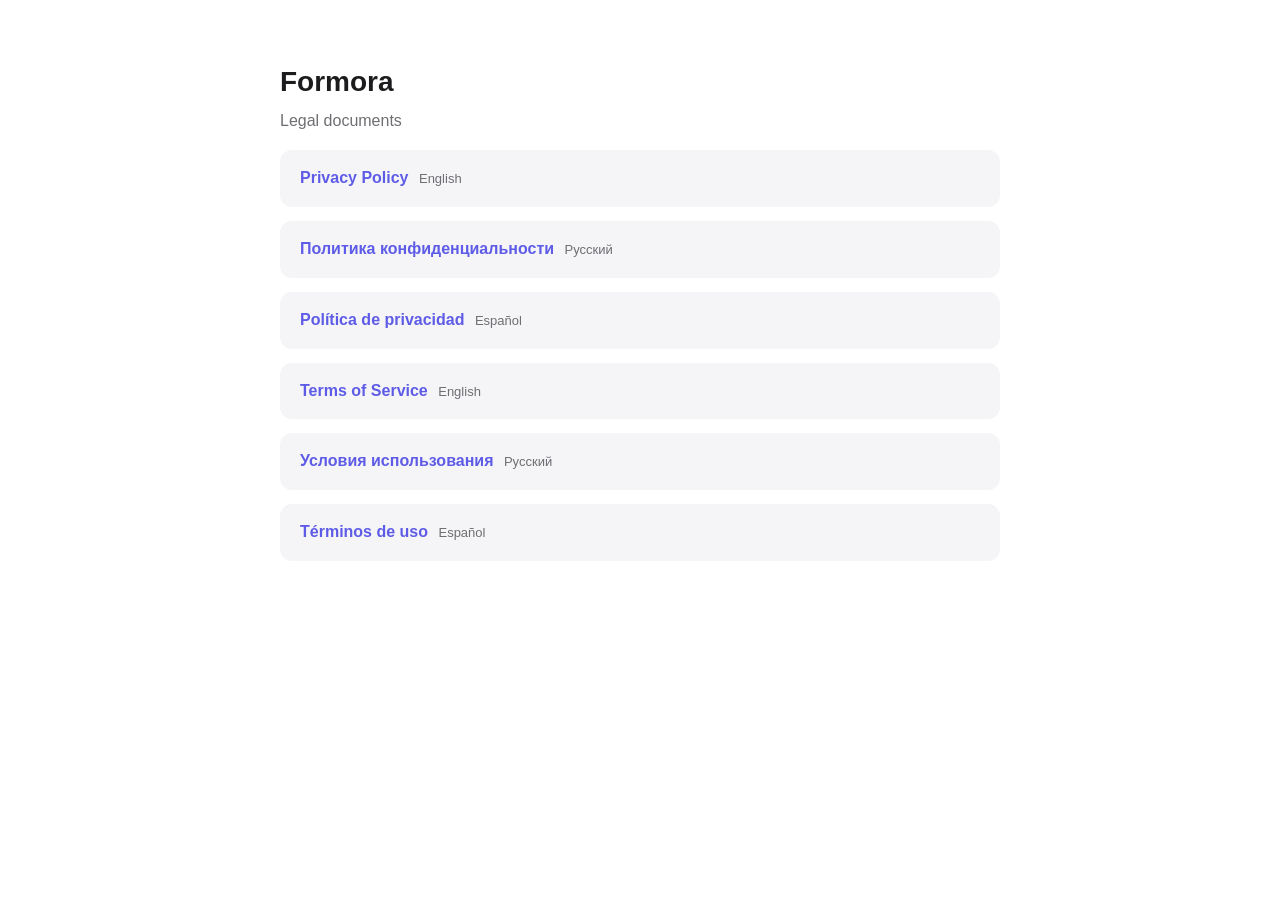
<file: index.html>
<!DOCTYPE html>
<html lang="en">
<head>
<meta charset="utf-8">
<meta name="viewport" content="width=device-width, initial-scale=1">
<title>Formora — Legal</title>
<style>
  body {
    font-family: -apple-system, BlinkMacSystemFont, "SF Pro Text", "Helvetica Neue", sans-serif;
    max-width: 720px; margin: 60px auto; padding: 0 24px;
    color: #1c1c1e; line-height: 1.55;
  }
  h1 { font-size: 28px; margin-bottom: 6px; }
  .sub { color: #6e6e73; margin-top: 0; }
  ul { padding-left: 0; list-style: none; }
  li { margin: 14px 0; padding: 16px 20px; background: #f5f5f7; border-radius: 12px; }
  a { color: #5e5ce6; text-decoration: none; font-weight: 600; }
  a:hover { text-decoration: underline; }
  .lang { font-size: 13px; color: #6e6e73; font-weight: 400; margin-left: 6px; }
</style>
</head>
<body>
  <h1>Formora</h1>
  <p class="sub">Legal documents</p>
  <ul>
    <li><a href="privacy.html">Privacy Policy <span class="lang">English</span></a></li>
    <li><a href="privacy.ru.html">Политика конфиденциальности <span class="lang">Русский</span></a></li>
    <li><a href="privacy.es.html">Política de privacidad <span class="lang">Español</span></a></li>
    <li><a href="terms.html">Terms of Service <span class="lang">English</span></a></li>
    <li><a href="terms.ru.html">Условия использования <span class="lang">Русский</span></a></li>
    <li><a href="terms.es.html">Términos de uso <span class="lang">Español</span></a></li>
  </ul>
</body>
</html>
</file>
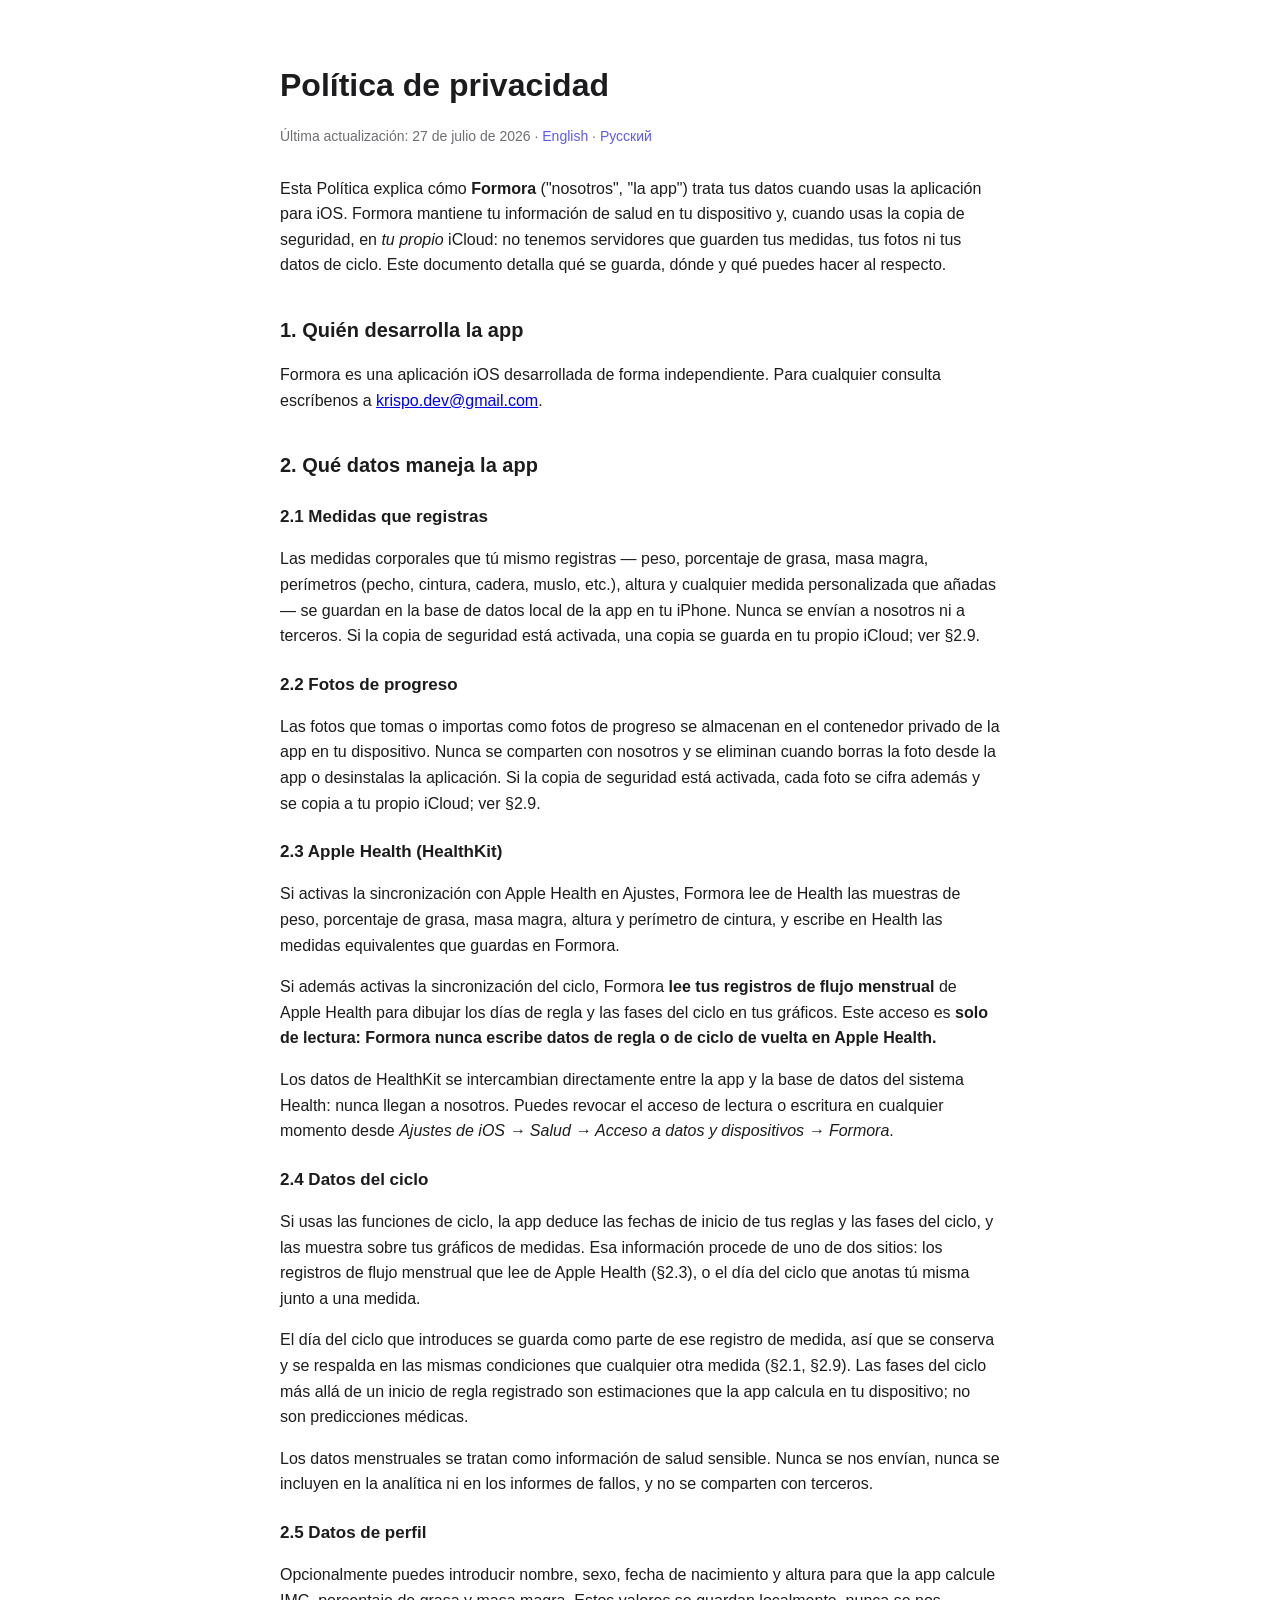
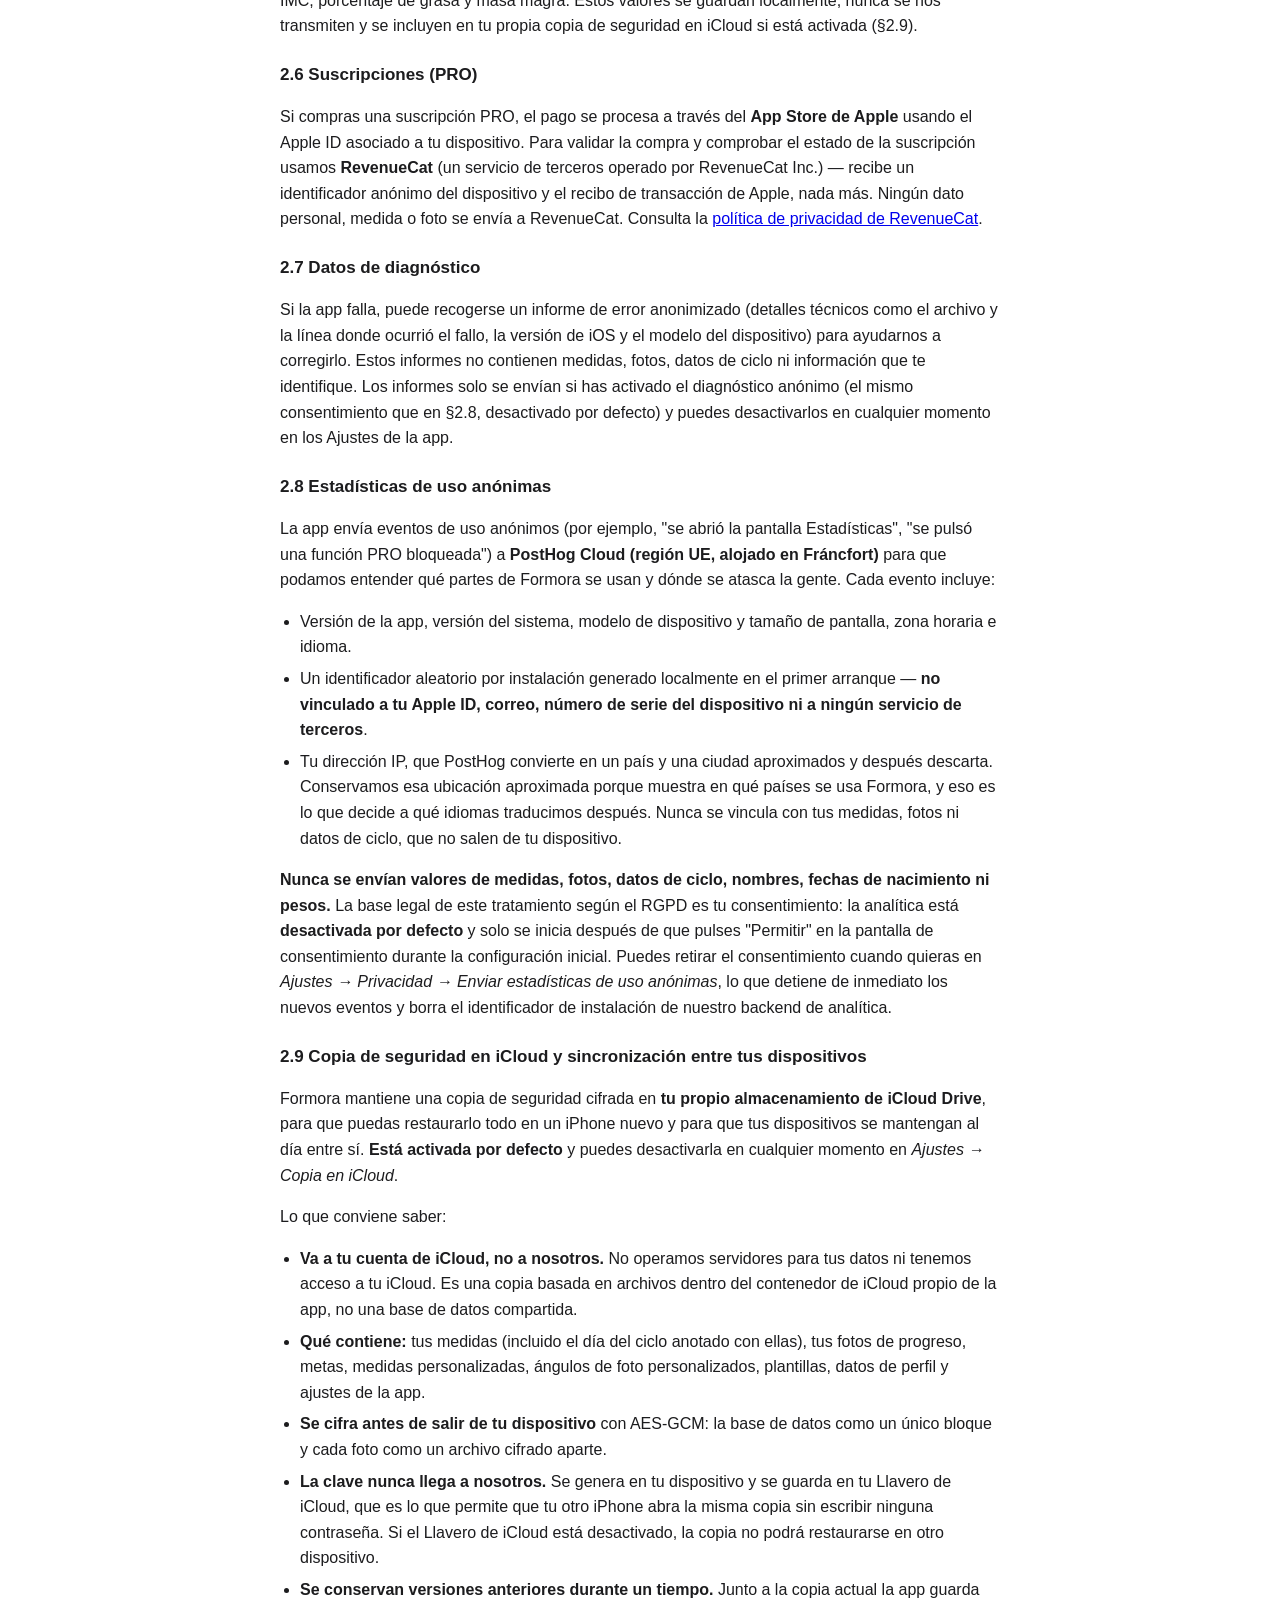
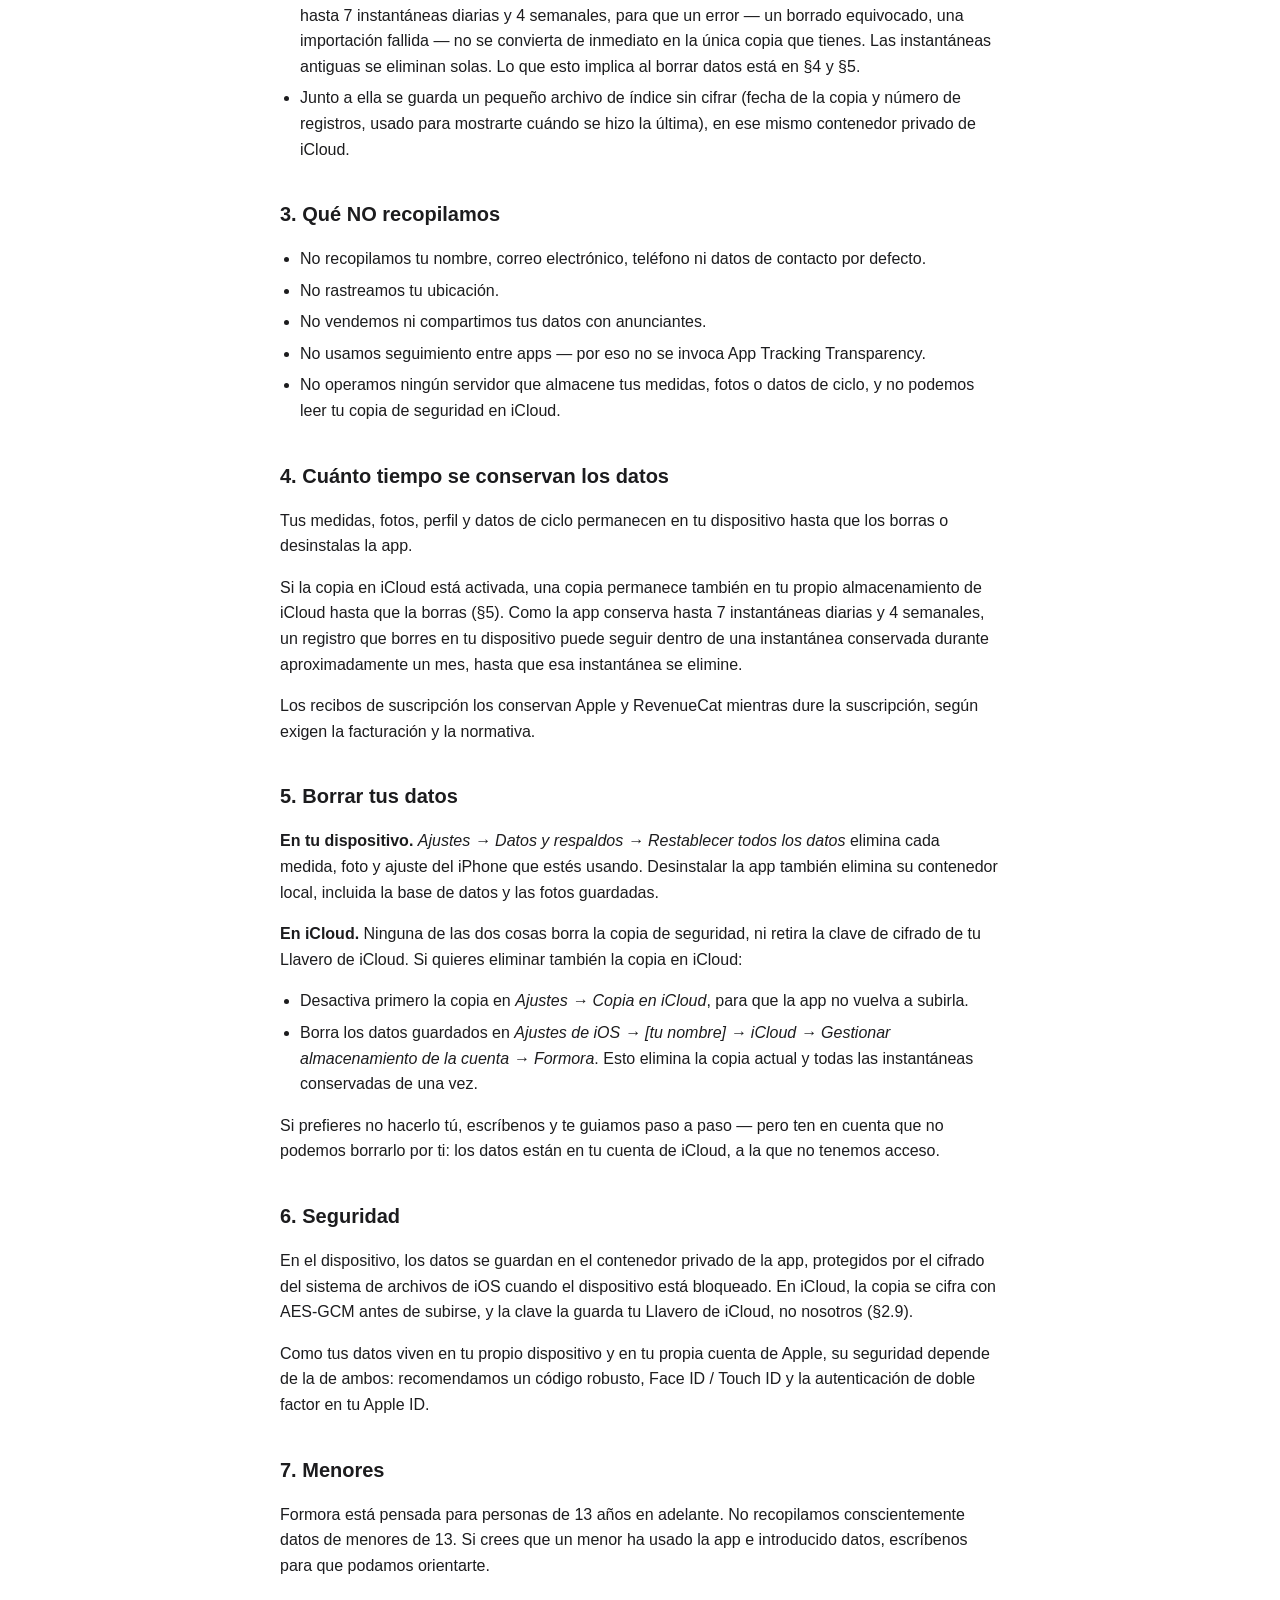
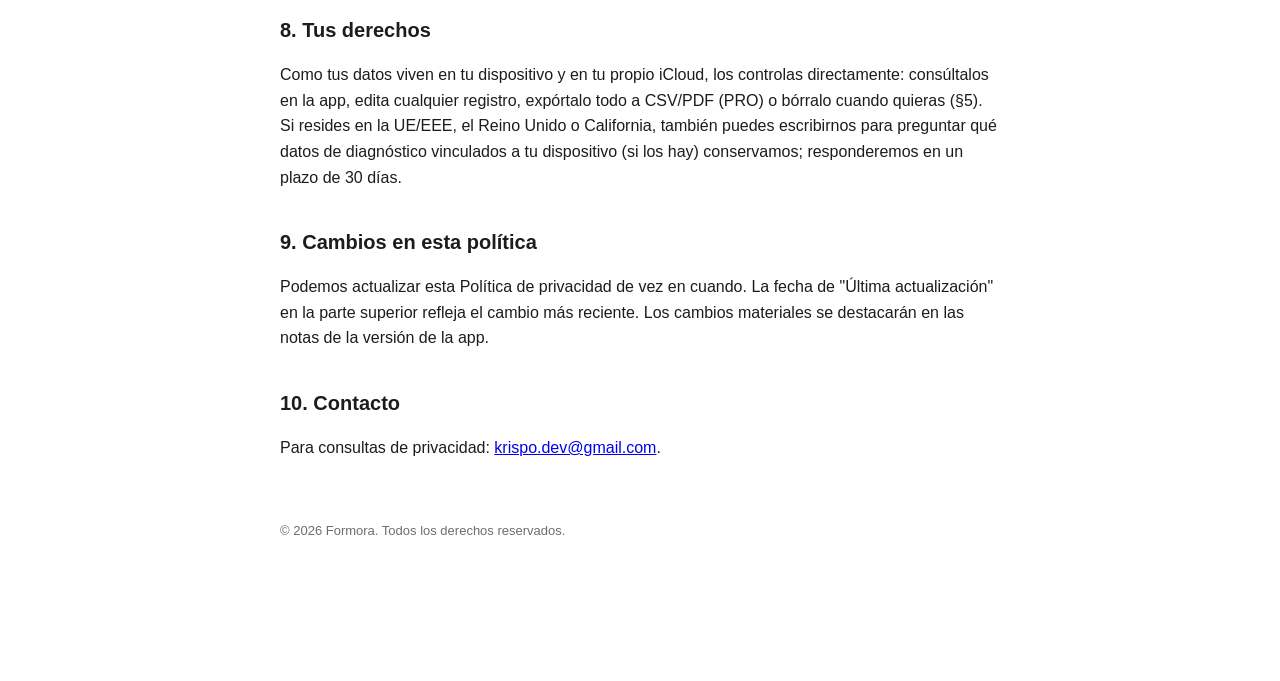
<file: privacy.es.html>
<!DOCTYPE html>
<html lang="es">
<head>
<meta charset="utf-8">
<meta name="viewport" content="width=device-width, initial-scale=1">
<title>Formora — Política de privacidad</title>
<link rel="stylesheet" href="style.css">
</head>
<body>

<h1>Política de privacidad</h1>
<p class="meta">
  Última actualización: 27 de julio de 2026 ·
  <a href="privacy.html">English</a> ·
  <a href="privacy.ru.html">Русский</a>
</p>

<p>Esta Política explica cómo <strong>Formora</strong> ("nosotros", "la app") trata tus datos cuando usas la aplicación para iOS. Formora mantiene tu información de salud en tu dispositivo y, cuando usas la copia de seguridad, en <em>tu propio</em> iCloud: no tenemos servidores que guarden tus medidas, tus fotos ni tus datos de ciclo. Este documento detalla qué se guarda, dónde y qué puedes hacer al respecto.</p>

<h2>1. Quién desarrolla la app</h2>
<p>Formora es una aplicación iOS desarrollada de forma independiente. Para cualquier consulta escríbenos a <a href="mailto:krispo.dev@gmail.com">krispo.dev@gmail.com</a>.</p>

<h2>2. Qué datos maneja la app</h2>

<h3>2.1 Medidas que registras</h3>
<p>Las medidas corporales que tú mismo registras — peso, porcentaje de grasa, masa magra, perímetros (pecho, cintura, cadera, muslo, etc.), altura y cualquier medida personalizada que añadas — se guardan en la base de datos local de la app en tu iPhone. Nunca se envían a nosotros ni a terceros. Si la copia de seguridad está activada, una copia se guarda en tu propio iCloud; ver §2.9.</p>

<h3>2.2 Fotos de progreso</h3>
<p>Las fotos que tomas o importas como fotos de progreso se almacenan en el contenedor privado de la app en tu dispositivo. Nunca se comparten con nosotros y se eliminan cuando borras la foto desde la app o desinstalas la aplicación. Si la copia de seguridad está activada, cada foto se cifra además y se copia a tu propio iCloud; ver §2.9.</p>

<h3>2.3 Apple Health (HealthKit)</h3>
<p>Si activas la sincronización con Apple Health en Ajustes, Formora lee de Health las muestras de peso, porcentaje de grasa, masa magra, altura y perímetro de cintura, y escribe en Health las medidas equivalentes que guardas en Formora.</p>
<p>Si además activas la sincronización del ciclo, Formora <strong>lee tus registros de flujo menstrual</strong> de Apple Health para dibujar los días de regla y las fases del ciclo en tus gráficos. Este acceso es <strong>solo de lectura: Formora nunca escribe datos de regla o de ciclo de vuelta en Apple Health.</strong></p>
<p>Los datos de HealthKit se intercambian directamente entre la app y la base de datos del sistema Health: nunca llegan a nosotros. Puedes revocar el acceso de lectura o escritura en cualquier momento desde <em>Ajustes de iOS → Salud → Acceso a datos y dispositivos → Formora</em>.</p>

<h3>2.4 Datos del ciclo</h3>
<p>Si usas las funciones de ciclo, la app deduce las fechas de inicio de tus reglas y las fases del ciclo, y las muestra sobre tus gráficos de medidas. Esa información procede de uno de dos sitios: los registros de flujo menstrual que lee de Apple Health (§2.3), o el día del ciclo que anotas tú misma junto a una medida.</p>
<p>El día del ciclo que introduces se guarda como parte de ese registro de medida, así que se conserva y se respalda en las mismas condiciones que cualquier otra medida (§2.1, §2.9). Las fases del ciclo más allá de un inicio de regla registrado son estimaciones que la app calcula en tu dispositivo; no son predicciones médicas.</p>
<p>Los datos menstruales se tratan como información de salud sensible. Nunca se nos envían, nunca se incluyen en la analítica ni en los informes de fallos, y no se comparten con terceros.</p>

<h3>2.5 Datos de perfil</h3>
<p>Opcionalmente puedes introducir nombre, sexo, fecha de nacimiento y altura para que la app calcule IMC, porcentaje de grasa y masa magra. Estos valores se guardan localmente, nunca se nos transmiten y se incluyen en tu propia copia de seguridad en iCloud si está activada (§2.9).</p>

<h3>2.6 Suscripciones (PRO)</h3>
<p>Si compras una suscripción PRO, el pago se procesa a través del <strong>App Store de Apple</strong> usando el Apple ID asociado a tu dispositivo. Para validar la compra y comprobar el estado de la suscripción usamos <strong>RevenueCat</strong> (un servicio de terceros operado por RevenueCat Inc.) — recibe un identificador anónimo del dispositivo y el recibo de transacción de Apple, nada más. Ningún dato personal, medida o foto se envía a RevenueCat. Consulta la <a href="https://www.revenuecat.com/privacy/">política de privacidad de RevenueCat</a>.</p>

<h3>2.7 Datos de diagnóstico</h3>
<p>Si la app falla, puede recogerse un informe de error anonimizado (detalles técnicos como el archivo y la línea donde ocurrió el fallo, la versión de iOS y el modelo del dispositivo) para ayudarnos a corregirlo. Estos informes no contienen medidas, fotos, datos de ciclo ni información que te identifique. Los informes solo se envían si has activado el diagnóstico anónimo (el mismo consentimiento que en §2.8, desactivado por defecto) y puedes desactivarlos en cualquier momento en los Ajustes de la app.</p>

<h3>2.8 Estadísticas de uso anónimas</h3>
<p>La app envía eventos de uso anónimos (por ejemplo, "se abrió la pantalla Estadísticas", "se pulsó una función PRO bloqueada") a <strong>PostHog Cloud (región UE, alojado en Fráncfort)</strong> para que podamos entender qué partes de Formora se usan y dónde se atasca la gente. Cada evento incluye:</p>
<ul>
  <li>Versión de la app, versión del sistema, modelo de dispositivo y tamaño de pantalla, zona horaria e idioma.</li>
  <li>Un identificador aleatorio por instalación generado localmente en el primer arranque — <strong>no vinculado a tu Apple ID, correo, número de serie del dispositivo ni a ningún servicio de terceros</strong>.</li>
  <li>Tu dirección IP, que PostHog convierte en un país y una ciudad aproximados y después descarta. Conservamos esa ubicación aproximada porque muestra en qué países se usa Formora, y eso es lo que decide a qué idiomas traducimos después. Nunca se vincula con tus medidas, fotos ni datos de ciclo, que no salen de tu dispositivo.</li>
</ul>
<p><strong>Nunca se envían valores de medidas, fotos, datos de ciclo, nombres, fechas de nacimiento ni pesos.</strong> La base legal de este tratamiento según el RGPD es tu consentimiento: la analítica está <strong>desactivada por defecto</strong> y solo se inicia después de que pulses "Permitir" en la pantalla de consentimiento durante la configuración inicial. Puedes retirar el consentimiento cuando quieras en <em>Ajustes → Privacidad → Enviar estadísticas de uso anónimas</em>, lo que detiene de inmediato los nuevos eventos y borra el identificador de instalación de nuestro backend de analítica.</p>

<h3>2.9 Copia de seguridad en iCloud y sincronización entre tus dispositivos</h3>
<p>Formora mantiene una copia de seguridad cifrada en <strong>tu propio almacenamiento de iCloud Drive</strong>, para que puedas restaurarlo todo en un iPhone nuevo y para que tus dispositivos se mantengan al día entre sí. <strong>Está activada por defecto</strong> y puedes desactivarla en cualquier momento en <em>Ajustes → Copia en iCloud</em>.</p>
<p>Lo que conviene saber:</p>
<ul>
  <li><strong>Va a tu cuenta de iCloud, no a nosotros.</strong> No operamos servidores para tus datos ni tenemos acceso a tu iCloud. Es una copia basada en archivos dentro del contenedor de iCloud propio de la app, no una base de datos compartida.</li>
  <li><strong>Qué contiene:</strong> tus medidas (incluido el día del ciclo anotado con ellas), tus fotos de progreso, metas, medidas personalizadas, ángulos de foto personalizados, plantillas, datos de perfil y ajustes de la app.</li>
  <li><strong>Se cifra antes de salir de tu dispositivo</strong> con AES-GCM: la base de datos como un único bloque y cada foto como un archivo cifrado aparte.</li>
  <li><strong>La clave nunca llega a nosotros.</strong> Se genera en tu dispositivo y se guarda en tu Llavero de iCloud, que es lo que permite que tu otro iPhone abra la misma copia sin escribir ninguna contraseña. Si el Llavero de iCloud está desactivado, la copia no podrá restaurarse en otro dispositivo.</li>
  <li><strong>Se conservan versiones anteriores durante un tiempo.</strong> Junto a la copia actual la app guarda hasta 7 instantáneas diarias y 4 semanales, para que un error — un borrado equivocado, una importación fallida — no se convierta de inmediato en la única copia que tienes. Las instantáneas antiguas se eliminan solas. Lo que esto implica al borrar datos está en §4 y §5.</li>
  <li>Junto a ella se guarda un pequeño archivo de índice sin cifrar (fecha de la copia y número de registros, usado para mostrarte cuándo se hizo la última), en ese mismo contenedor privado de iCloud.</li>
</ul>

<h2>3. Qué NO recopilamos</h2>
<ul>
  <li>No recopilamos tu nombre, correo electrónico, teléfono ni datos de contacto por defecto.</li>
  <li>No rastreamos tu ubicación.</li>
  <li>No vendemos ni compartimos tus datos con anunciantes.</li>
  <li>No usamos seguimiento entre apps — por eso no se invoca App Tracking Transparency.</li>
  <li>No operamos ningún servidor que almacene tus medidas, fotos o datos de ciclo, y no podemos leer tu copia de seguridad en iCloud.</li>
</ul>

<h2>4. Cuánto tiempo se conservan los datos</h2>
<p>Tus medidas, fotos, perfil y datos de ciclo permanecen en tu dispositivo hasta que los borras o desinstalas la app.</p>
<p>Si la copia en iCloud está activada, una copia permanece también en tu propio almacenamiento de iCloud hasta que la borras (§5). Como la app conserva hasta 7 instantáneas diarias y 4 semanales, un registro que borres en tu dispositivo puede seguir dentro de una instantánea conservada durante aproximadamente un mes, hasta que esa instantánea se elimine.</p>
<p>Los recibos de suscripción los conservan Apple y RevenueCat mientras dure la suscripción, según exigen la facturación y la normativa.</p>

<h2>5. Borrar tus datos</h2>
<p><strong>En tu dispositivo.</strong> <em>Ajustes → Datos y respaldos → Restablecer todos los datos</em> elimina cada medida, foto y ajuste del iPhone que estés usando. Desinstalar la app también elimina su contenedor local, incluida la base de datos y las fotos guardadas.</p>
<p><strong>En iCloud.</strong> Ninguna de las dos cosas borra la copia de seguridad, ni retira la clave de cifrado de tu Llavero de iCloud. Si quieres eliminar también la copia en iCloud:</p>
<ul>
  <li>Desactiva primero la copia en <em>Ajustes → Copia en iCloud</em>, para que la app no vuelva a subirla.</li>
  <li>Borra los datos guardados en <em>Ajustes de iOS → [tu nombre] → iCloud → Gestionar almacenamiento de la cuenta → Formora</em>. Esto elimina la copia actual y todas las instantáneas conservadas de una vez.</li>
</ul>
<p>Si prefieres no hacerlo tú, escríbenos y te guiamos paso a paso — pero ten en cuenta que no podemos borrarlo por ti: los datos están en tu cuenta de iCloud, a la que no tenemos acceso.</p>

<h2>6. Seguridad</h2>
<p>En el dispositivo, los datos se guardan en el contenedor privado de la app, protegidos por el cifrado del sistema de archivos de iOS cuando el dispositivo está bloqueado. En iCloud, la copia se cifra con AES-GCM antes de subirse, y la clave la guarda tu Llavero de iCloud, no nosotros (§2.9).</p>
<p>Como tus datos viven en tu propio dispositivo y en tu propia cuenta de Apple, su seguridad depende de la de ambos: recomendamos un código robusto, Face ID / Touch ID y la autenticación de doble factor en tu Apple ID.</p>

<h2>7. Menores</h2>
<p>Formora está pensada para personas de 13 años en adelante. No recopilamos conscientemente datos de menores de 13. Si crees que un menor ha usado la app e introducido datos, escríbenos para que podamos orientarte.</p>

<h2>8. Tus derechos</h2>
<p>Como tus datos viven en tu dispositivo y en tu propio iCloud, los controlas directamente: consúltalos en la app, edita cualquier registro, expórtalo todo a CSV/PDF (PRO) o bórralo cuando quieras (§5). Si resides en la UE/EEE, el Reino Unido o California, también puedes escribirnos para preguntar qué datos de diagnóstico vinculados a tu dispositivo (si los hay) conservamos; responderemos en un plazo de 30 días.</p>

<h2>9. Cambios en esta política</h2>
<p>Podemos actualizar esta Política de privacidad de vez en cuando. La fecha de "Última actualización" en la parte superior refleja el cambio más reciente. Los cambios materiales se destacarán en las notas de la versión de la app.</p>

<h2>10. Contacto</h2>
<p>Para consultas de privacidad: <a href="mailto:krispo.dev@gmail.com">krispo.dev@gmail.com</a>.</p>

<footer>© 2026 Formora. Todos los derechos reservados.</footer>

</body>
</html>
</file>
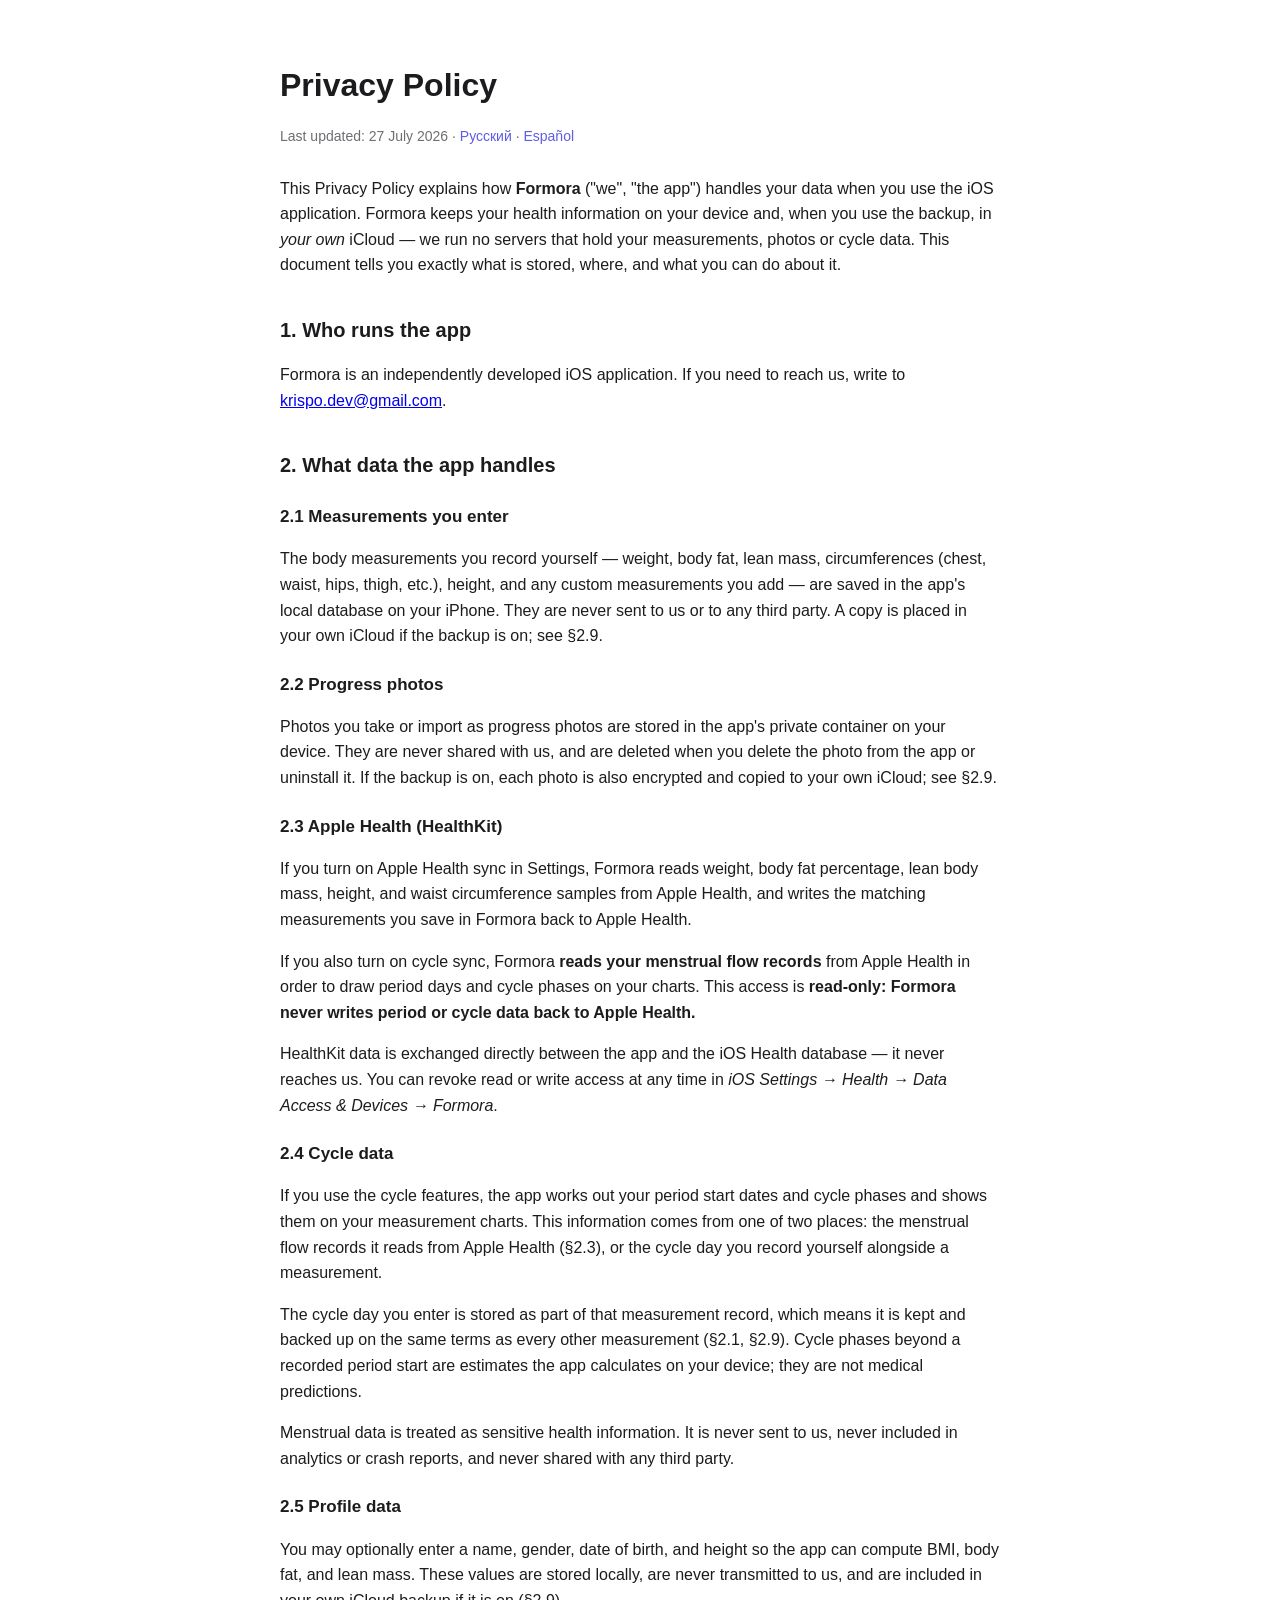
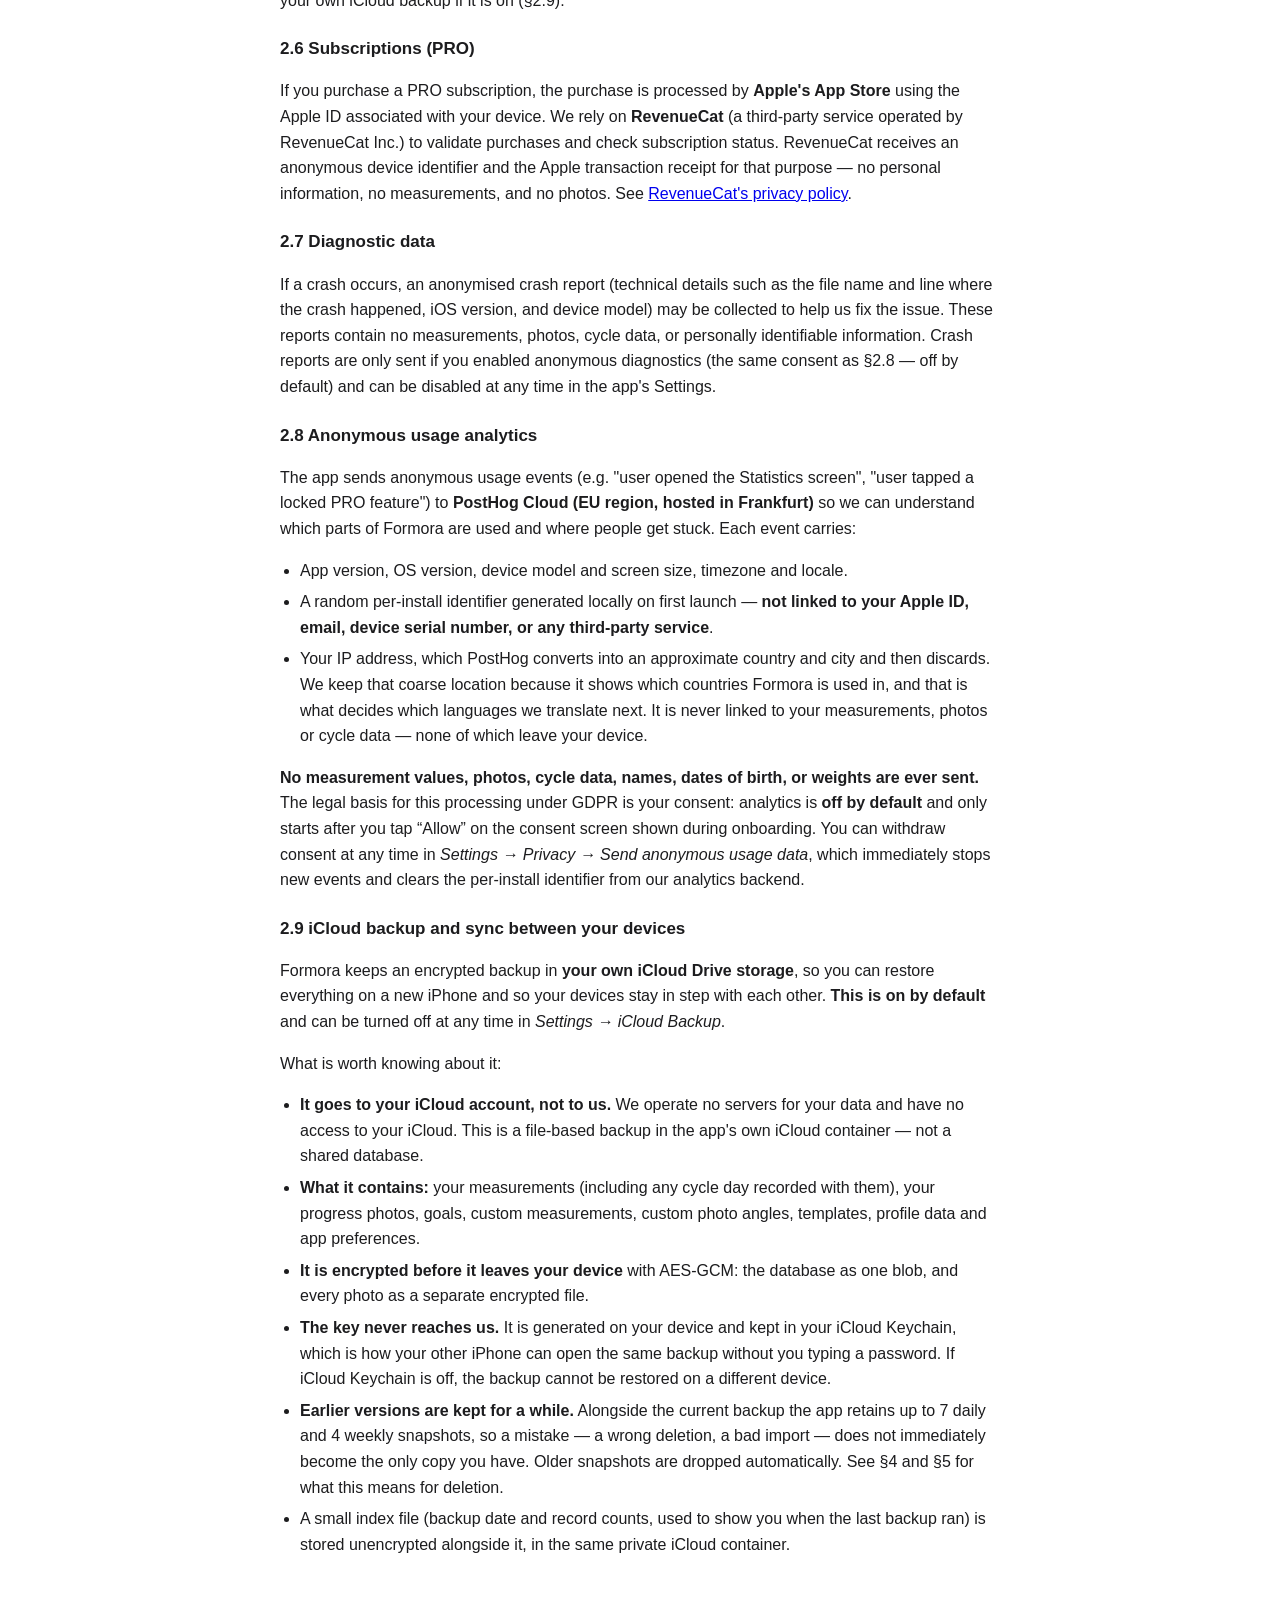
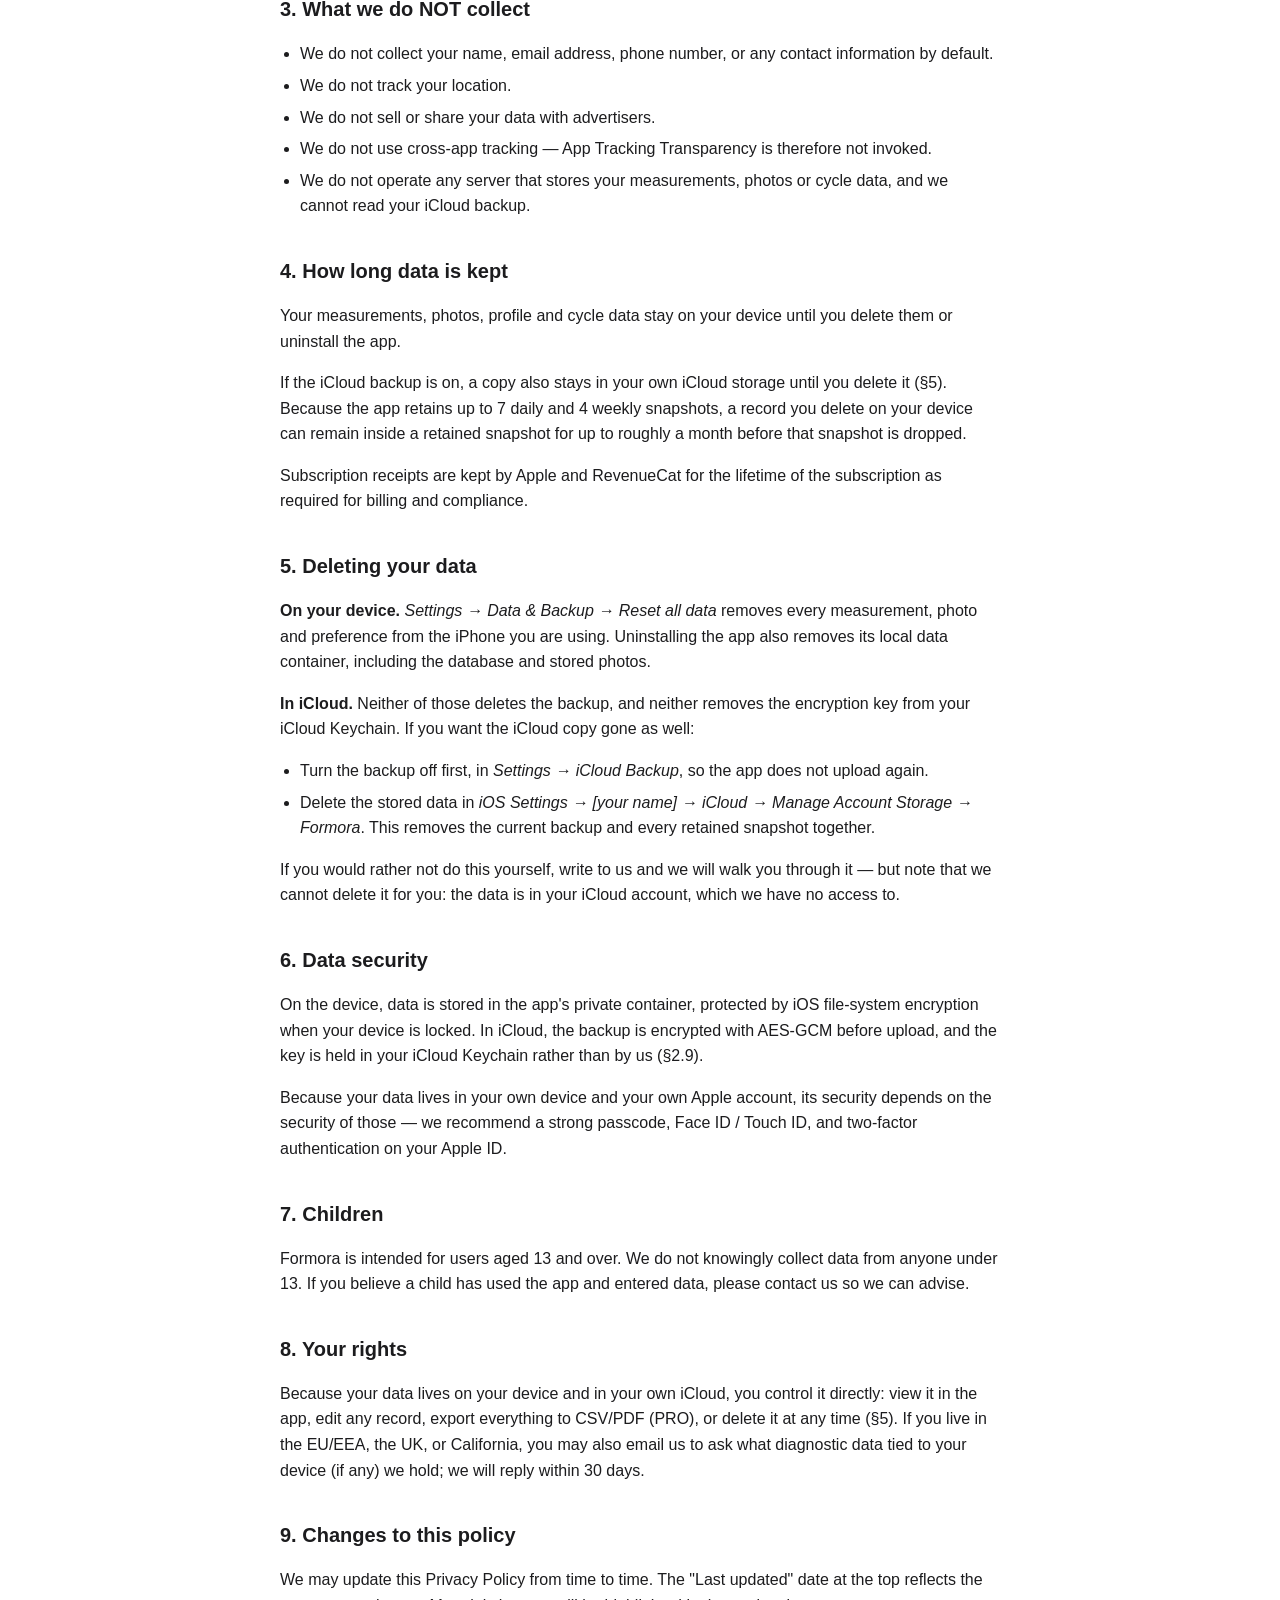
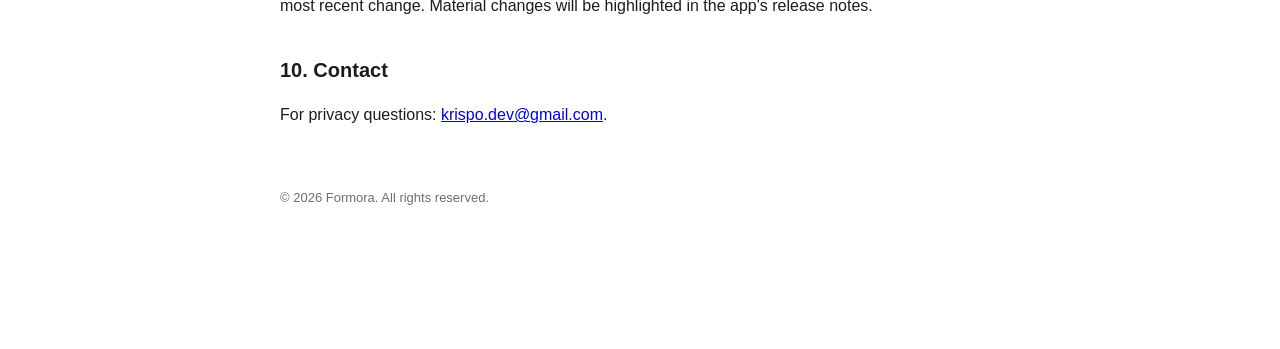
<file: privacy.html>
<!DOCTYPE html>
<html lang="en">
<head>
<meta charset="utf-8">
<meta name="viewport" content="width=device-width, initial-scale=1">
<title>Formora — Privacy Policy</title>
<link rel="stylesheet" href="style.css">
</head>
<body>

<h1>Privacy Policy</h1>
<p class="meta">
  Last updated: 27 July 2026 ·
  <a href="privacy.ru.html">Русский</a> ·
  <a href="privacy.es.html">Español</a>
</p>

<p>This Privacy Policy explains how <strong>Formora</strong> ("we", "the app") handles your data when you use the iOS application. Formora keeps your health information on your device and, when you use the backup, in <em>your own</em> iCloud — we run no servers that hold your measurements, photos or cycle data. This document tells you exactly what is stored, where, and what you can do about it.</p>

<h2>1. Who runs the app</h2>
<p>Formora is an independently developed iOS application. If you need to reach us, write to <a href="mailto:krispo.dev@gmail.com">krispo.dev@gmail.com</a>.</p>

<h2>2. What data the app handles</h2>

<h3>2.1 Measurements you enter</h3>
<p>The body measurements you record yourself — weight, body fat, lean mass, circumferences (chest, waist, hips, thigh, etc.), height, and any custom measurements you add — are saved in the app's local database on your iPhone. They are never sent to us or to any third party. A copy is placed in your own iCloud if the backup is on; see §2.9.</p>

<h3>2.2 Progress photos</h3>
<p>Photos you take or import as progress photos are stored in the app's private container on your device. They are never shared with us, and are deleted when you delete the photo from the app or uninstall it. If the backup is on, each photo is also encrypted and copied to your own iCloud; see §2.9.</p>

<h3>2.3 Apple Health (HealthKit)</h3>
<p>If you turn on Apple Health sync in Settings, Formora reads weight, body fat percentage, lean body mass, height, and waist circumference samples from Apple Health, and writes the matching measurements you save in Formora back to Apple Health.</p>
<p>If you also turn on cycle sync, Formora <strong>reads your menstrual flow records</strong> from Apple Health in order to draw period days and cycle phases on your charts. This access is <strong>read-only: Formora never writes period or cycle data back to Apple Health.</strong></p>
<p>HealthKit data is exchanged directly between the app and the iOS Health database — it never reaches us. You can revoke read or write access at any time in <em>iOS Settings → Health → Data Access &amp; Devices → Formora</em>.</p>

<h3>2.4 Cycle data</h3>
<p>If you use the cycle features, the app works out your period start dates and cycle phases and shows them on your measurement charts. This information comes from one of two places: the menstrual flow records it reads from Apple Health (§2.3), or the cycle day you record yourself alongside a measurement.</p>
<p>The cycle day you enter is stored as part of that measurement record, which means it is kept and backed up on the same terms as every other measurement (§2.1, §2.9). Cycle phases beyond a recorded period start are estimates the app calculates on your device; they are not medical predictions.</p>
<p>Menstrual data is treated as sensitive health information. It is never sent to us, never included in analytics or crash reports, and never shared with any third party.</p>

<h3>2.5 Profile data</h3>
<p>You may optionally enter a name, gender, date of birth, and height so the app can compute BMI, body fat, and lean mass. These values are stored locally, are never transmitted to us, and are included in your own iCloud backup if it is on (§2.9).</p>

<h3>2.6 Subscriptions (PRO)</h3>
<p>If you purchase a PRO subscription, the purchase is processed by <strong>Apple's App Store</strong> using the Apple ID associated with your device. We rely on <strong>RevenueCat</strong> (a third-party service operated by RevenueCat Inc.) to validate purchases and check subscription status. RevenueCat receives an anonymous device identifier and the Apple transaction receipt for that purpose — no personal information, no measurements, and no photos. See <a href="https://www.revenuecat.com/privacy/">RevenueCat's privacy policy</a>.</p>

<h3>2.7 Diagnostic data</h3>
<p>If a crash occurs, an anonymised crash report (technical details such as the file name and line where the crash happened, iOS version, and device model) may be collected to help us fix the issue. These reports contain no measurements, photos, cycle data, or personally identifiable information. Crash reports are only sent if you enabled anonymous diagnostics (the same consent as §2.8 — off by default) and can be disabled at any time in the app's Settings.</p>

<h3>2.8 Anonymous usage analytics</h3>
<p>The app sends anonymous usage events (e.g. "user opened the Statistics screen", "user tapped a locked PRO feature") to <strong>PostHog Cloud (EU region, hosted in Frankfurt)</strong> so we can understand which parts of Formora are used and where people get stuck. Each event carries:</p>
<ul>
  <li>App version, OS version, device model and screen size, timezone and locale.</li>
  <li>A random per-install identifier generated locally on first launch — <strong>not linked to your Apple ID, email, device serial number, or any third-party service</strong>.</li>
  <li>Your IP address, which PostHog converts into an approximate country and city and then discards. We keep that coarse location because it shows which countries Formora is used in, and that is what decides which languages we translate next. It is never linked to your measurements, photos or cycle data — none of which leave your device.</li>
</ul>
<p><strong>No measurement values, photos, cycle data, names, dates of birth, or weights are ever sent.</strong> The legal basis for this processing under GDPR is your consent: analytics is <strong>off by default</strong> and only starts after you tap “Allow” on the consent screen shown during onboarding. You can withdraw consent at any time in <em>Settings → Privacy → Send anonymous usage data</em>, which immediately stops new events and clears the per-install identifier from our analytics backend.</p>

<h3>2.9 iCloud backup and sync between your devices</h3>
<p>Formora keeps an encrypted backup in <strong>your own iCloud Drive storage</strong>, so you can restore everything on a new iPhone and so your devices stay in step with each other. <strong>This is on by default</strong> and can be turned off at any time in <em>Settings → iCloud Backup</em>.</p>
<p>What is worth knowing about it:</p>
<ul>
  <li><strong>It goes to your iCloud account, not to us.</strong> We operate no servers for your data and have no access to your iCloud. This is a file-based backup in the app's own iCloud container — not a shared database.</li>
  <li><strong>What it contains:</strong> your measurements (including any cycle day recorded with them), your progress photos, goals, custom measurements, custom photo angles, templates, profile data and app preferences.</li>
  <li><strong>It is encrypted before it leaves your device</strong> with AES-GCM: the database as one blob, and every photo as a separate encrypted file.</li>
  <li><strong>The key never reaches us.</strong> It is generated on your device and kept in your iCloud Keychain, which is how your other iPhone can open the same backup without you typing a password. If iCloud Keychain is off, the backup cannot be restored on a different device.</li>
  <li><strong>Earlier versions are kept for a while.</strong> Alongside the current backup the app retains up to 7 daily and 4 weekly snapshots, so a mistake — a wrong deletion, a bad import — does not immediately become the only copy you have. Older snapshots are dropped automatically. See §4 and §5 for what this means for deletion.</li>
  <li>A small index file (backup date and record counts, used to show you when the last backup ran) is stored unencrypted alongside it, in the same private iCloud container.</li>
</ul>

<h2>3. What we do NOT collect</h2>
<ul>
  <li>We do not collect your name, email address, phone number, or any contact information by default.</li>
  <li>We do not track your location.</li>
  <li>We do not sell or share your data with advertisers.</li>
  <li>We do not use cross-app tracking — App Tracking Transparency is therefore not invoked.</li>
  <li>We do not operate any server that stores your measurements, photos or cycle data, and we cannot read your iCloud backup.</li>
</ul>

<h2>4. How long data is kept</h2>
<p>Your measurements, photos, profile and cycle data stay on your device until you delete them or uninstall the app.</p>
<p>If the iCloud backup is on, a copy also stays in your own iCloud storage until you delete it (§5). Because the app retains up to 7 daily and 4 weekly snapshots, a record you delete on your device can remain inside a retained snapshot for up to roughly a month before that snapshot is dropped.</p>
<p>Subscription receipts are kept by Apple and RevenueCat for the lifetime of the subscription as required for billing and compliance.</p>

<h2>5. Deleting your data</h2>
<p><strong>On your device.</strong> <em>Settings → Data &amp; Backup → Reset all data</em> removes every measurement, photo and preference from the iPhone you are using. Uninstalling the app also removes its local data container, including the database and stored photos.</p>
<p><strong>In iCloud.</strong> Neither of those deletes the backup, and neither removes the encryption key from your iCloud Keychain. If you want the iCloud copy gone as well:</p>
<ul>
  <li>Turn the backup off first, in <em>Settings → iCloud Backup</em>, so the app does not upload again.</li>
  <li>Delete the stored data in <em>iOS Settings → [your name] → iCloud → Manage Account Storage → Formora</em>. This removes the current backup and every retained snapshot together.</li>
</ul>
<p>If you would rather not do this yourself, write to us and we will walk you through it — but note that we cannot delete it for you: the data is in your iCloud account, which we have no access to.</p>

<h2>6. Data security</h2>
<p>On the device, data is stored in the app's private container, protected by iOS file-system encryption when your device is locked. In iCloud, the backup is encrypted with AES-GCM before upload, and the key is held in your iCloud Keychain rather than by us (§2.9).</p>
<p>Because your data lives in your own device and your own Apple account, its security depends on the security of those — we recommend a strong passcode, Face ID / Touch ID, and two-factor authentication on your Apple ID.</p>

<h2>7. Children</h2>
<p>Formora is intended for users aged 13 and over. We do not knowingly collect data from anyone under 13. If you believe a child has used the app and entered data, please contact us so we can advise.</p>

<h2>8. Your rights</h2>
<p>Because your data lives on your device and in your own iCloud, you control it directly: view it in the app, edit any record, export everything to CSV/PDF (PRO), or delete it at any time (§5). If you live in the EU/EEA, the UK, or California, you may also email us to ask what diagnostic data tied to your device (if any) we hold; we will reply within 30 days.</p>

<h2>9. Changes to this policy</h2>
<p>We may update this Privacy Policy from time to time. The "Last updated" date at the top reflects the most recent change. Material changes will be highlighted in the app's release notes.</p>

<h2>10. Contact</h2>
<p>For privacy questions: <a href="mailto:krispo.dev@gmail.com">krispo.dev@gmail.com</a>.</p>

<footer>© 2026 Formora. All rights reserved.</footer>

</body>
</html>
</file>
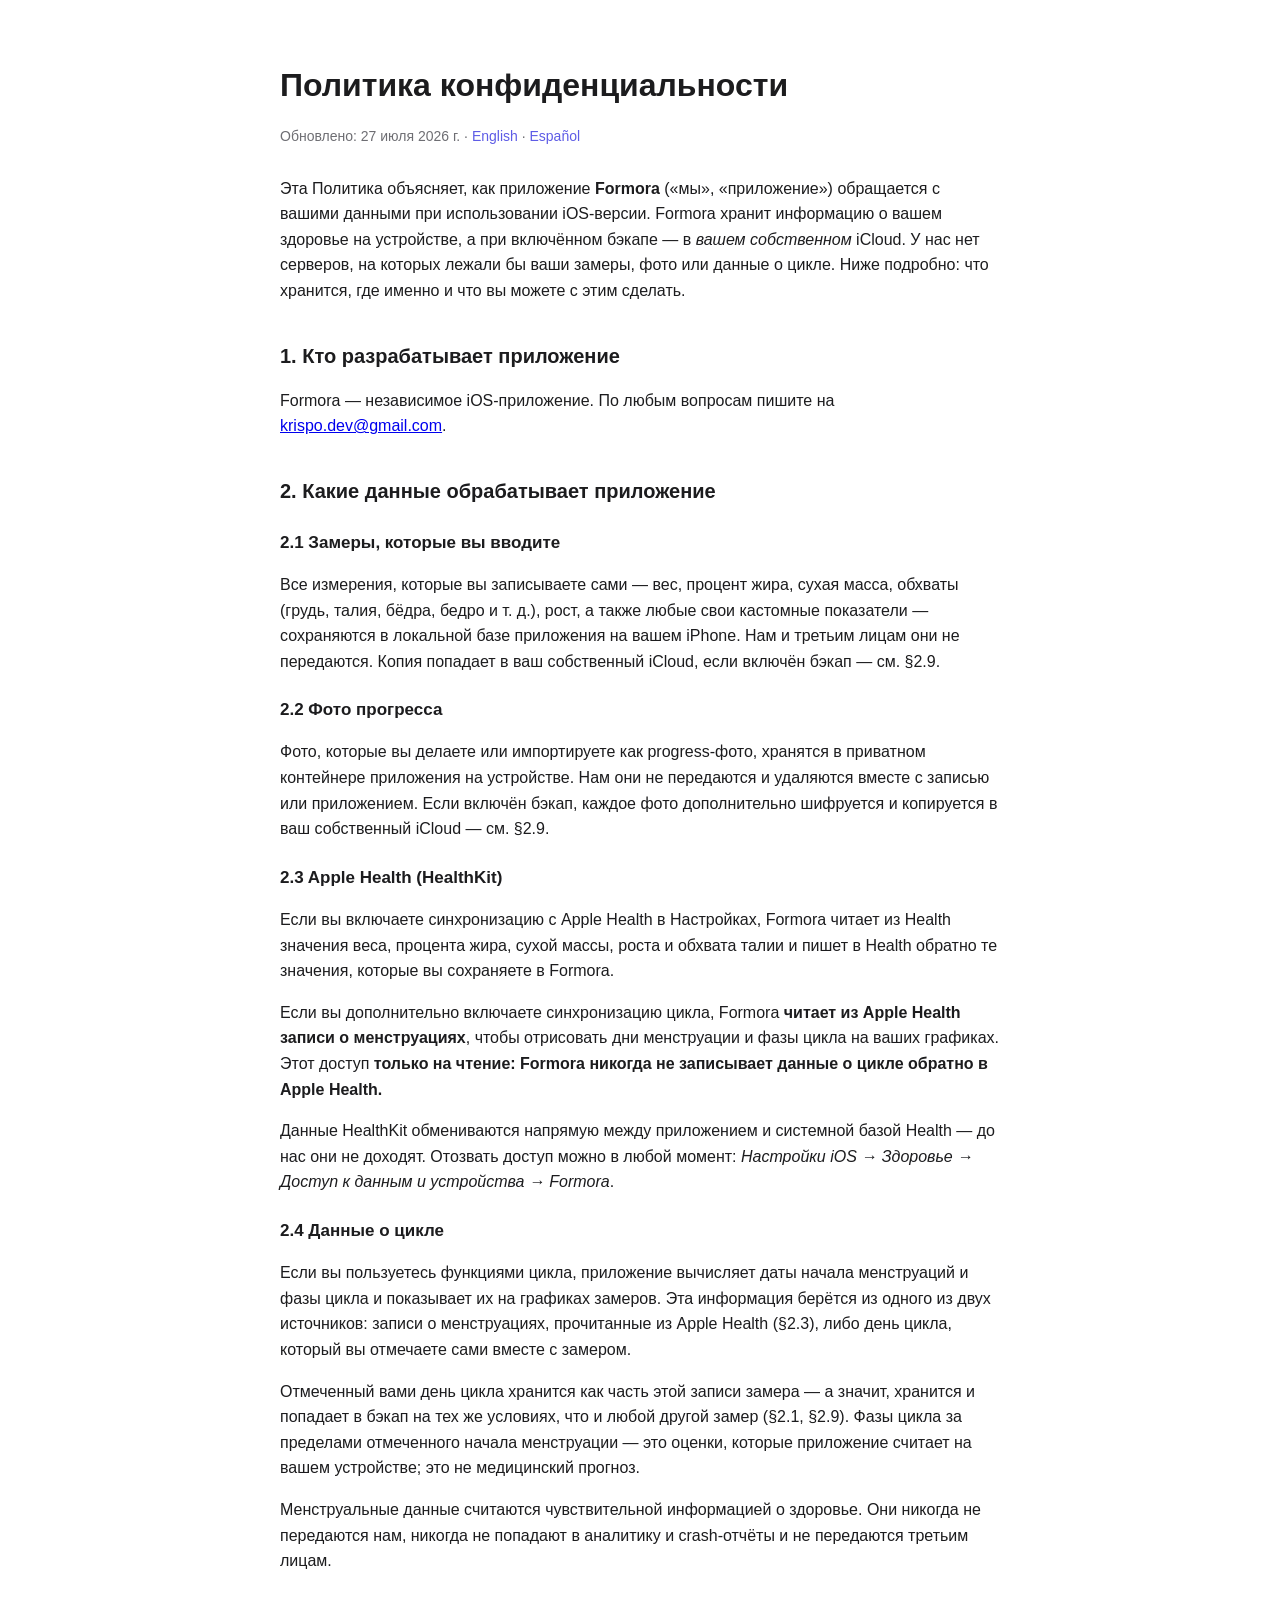
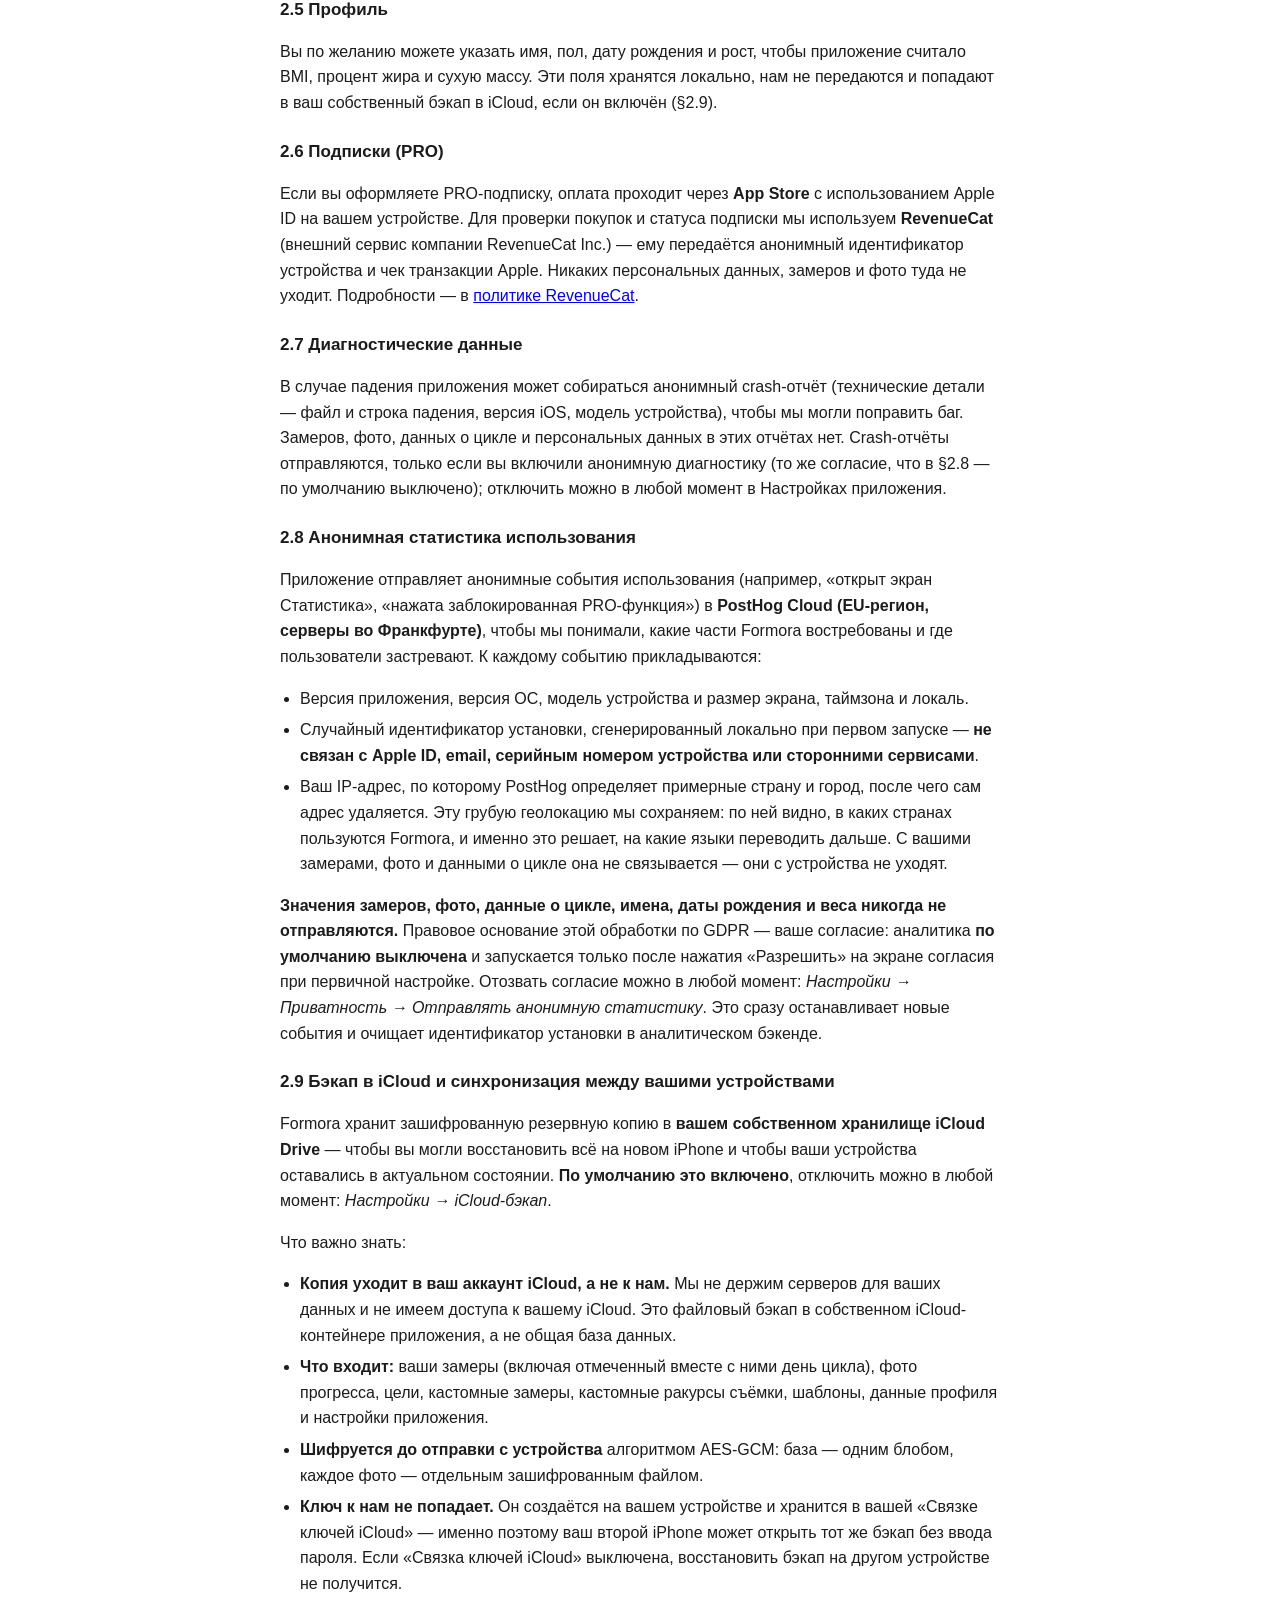
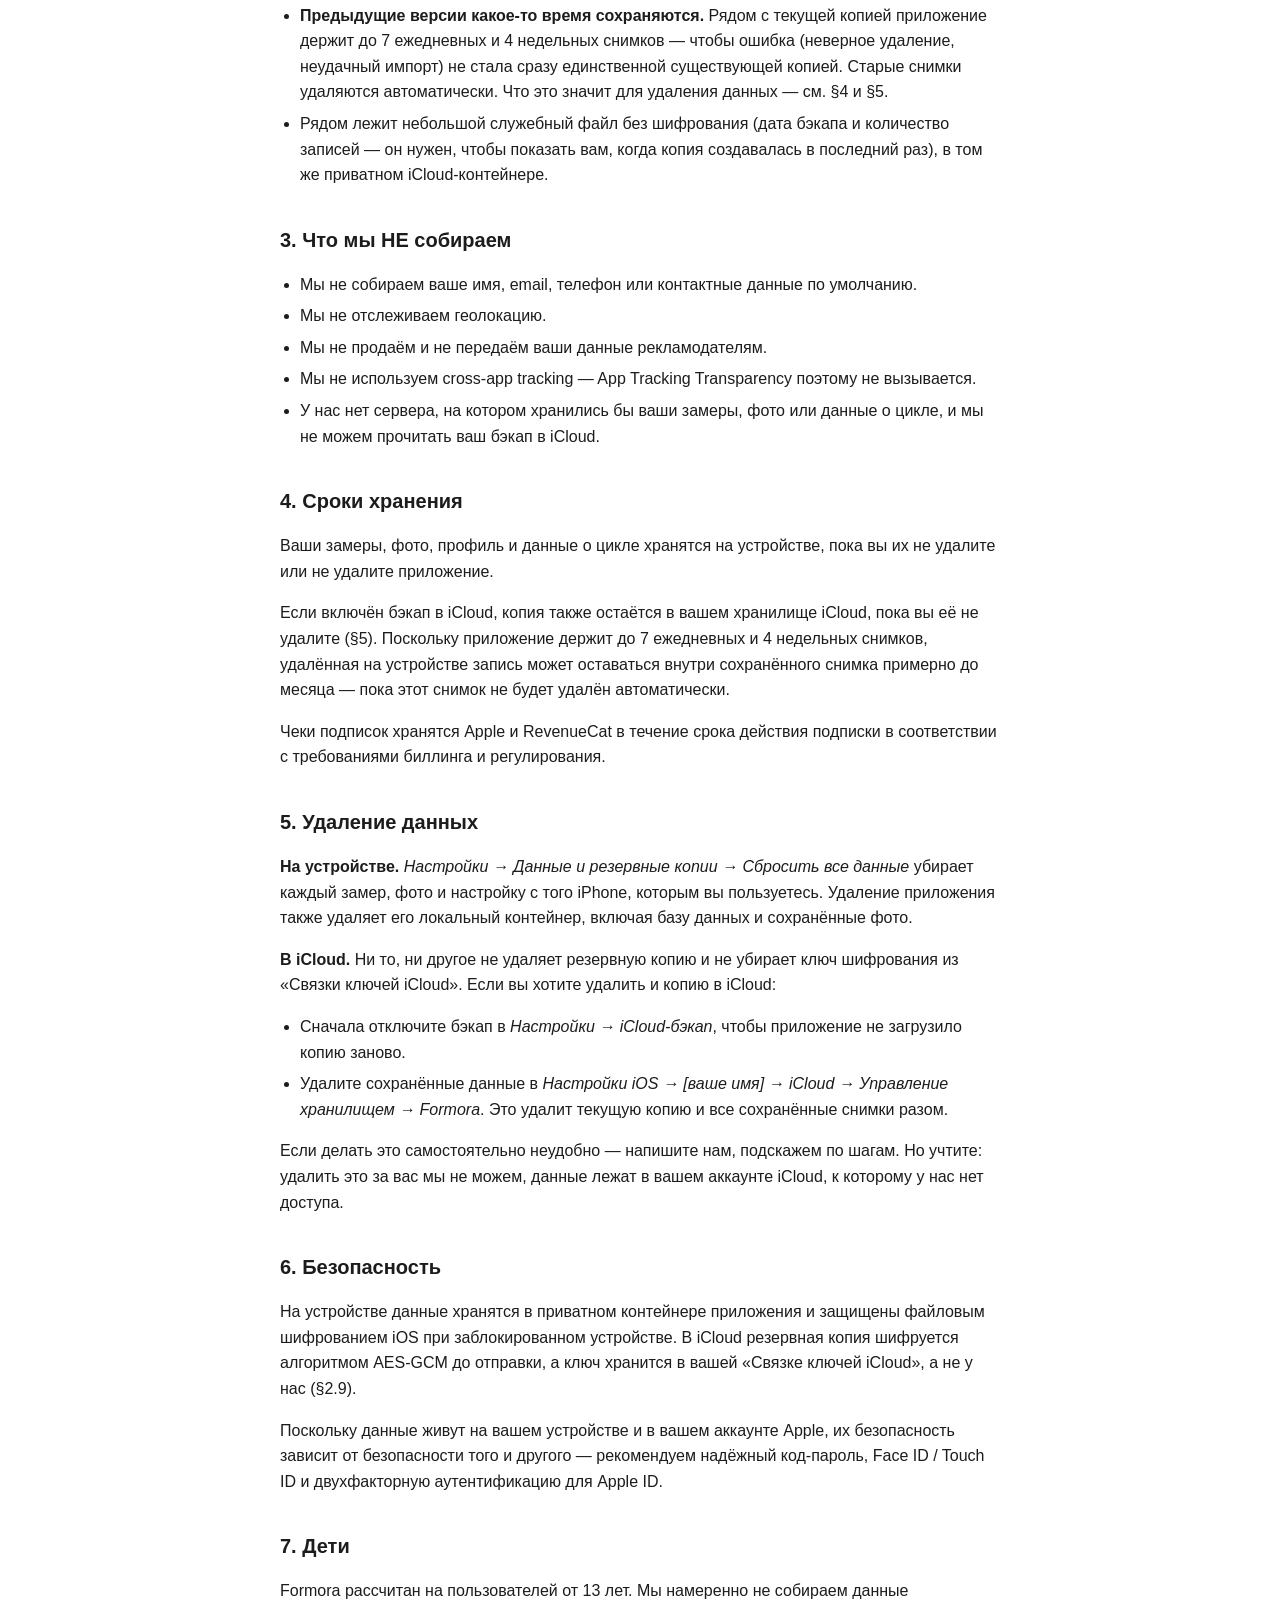
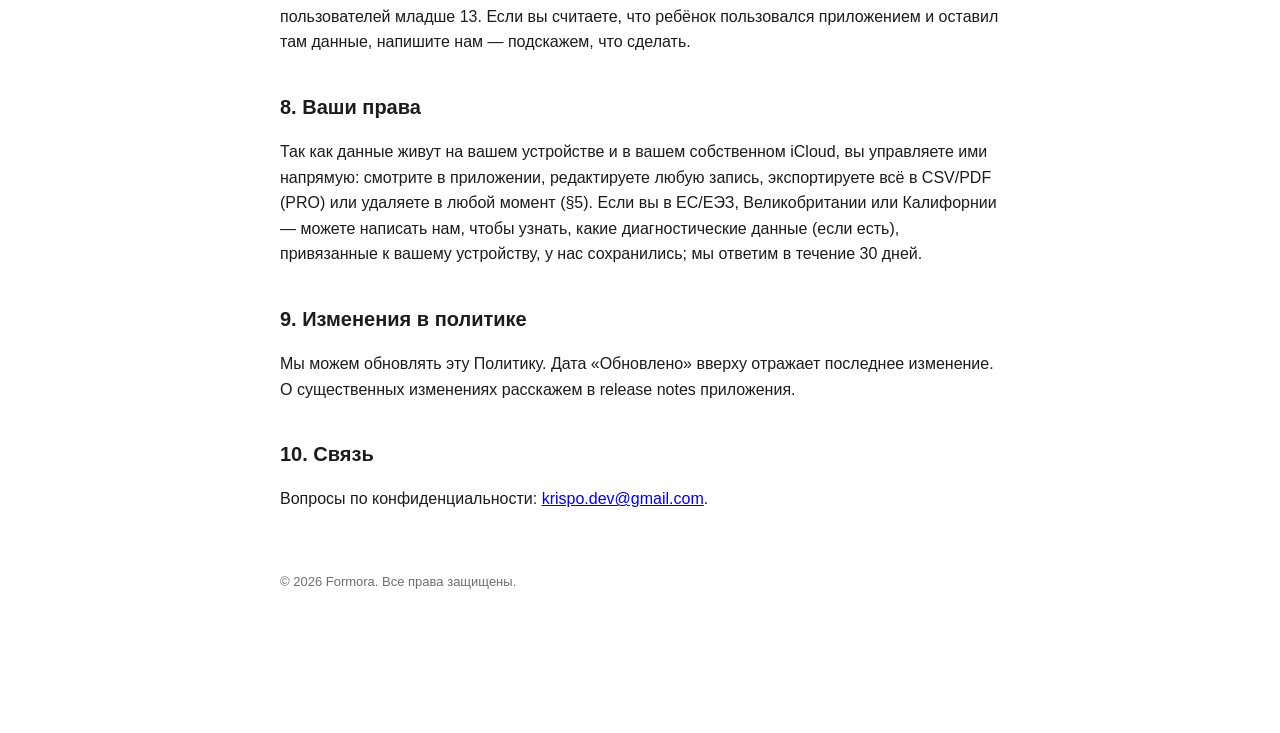
<file: privacy.ru.html>
<!DOCTYPE html>
<html lang="ru">
<head>
<meta charset="utf-8">
<meta name="viewport" content="width=device-width, initial-scale=1">
<title>Formora — Политика конфиденциальности</title>
<link rel="stylesheet" href="style.css">
</head>
<body>

<h1>Политика конфиденциальности</h1>
<p class="meta">
  Обновлено: 27 июля 2026 г. ·
  <a href="privacy.html">English</a> ·
  <a href="privacy.es.html">Español</a>
</p>

<p>Эта Политика объясняет, как приложение <strong>Formora</strong> («мы», «приложение») обращается с вашими данными при использовании iOS-версии. Formora хранит информацию о вашем здоровье на устройстве, а при включённом бэкапе — в <em>вашем собственном</em> iCloud. У нас нет серверов, на которых лежали бы ваши замеры, фото или данные о цикле. Ниже подробно: что хранится, где именно и что вы можете с этим сделать.</p>

<h2>1. Кто разрабатывает приложение</h2>
<p>Formora — независимое iOS-приложение. По любым вопросам пишите на <a href="mailto:krispo.dev@gmail.com">krispo.dev@gmail.com</a>.</p>

<h2>2. Какие данные обрабатывает приложение</h2>

<h3>2.1 Замеры, которые вы вводите</h3>
<p>Все измерения, которые вы записываете сами — вес, процент жира, сухая масса, обхваты (грудь, талия, бёдра, бедро и т. д.), рост, а также любые свои кастомные показатели — сохраняются в локальной базе приложения на вашем iPhone. Нам и третьим лицам они не передаются. Копия попадает в ваш собственный iCloud, если включён бэкап — см. §2.9.</p>

<h3>2.2 Фото прогресса</h3>
<p>Фото, которые вы делаете или импортируете как progress-фото, хранятся в приватном контейнере приложения на устройстве. Нам они не передаются и удаляются вместе с записью или приложением. Если включён бэкап, каждое фото дополнительно шифруется и копируется в ваш собственный iCloud — см. §2.9.</p>

<h3>2.3 Apple Health (HealthKit)</h3>
<p>Если вы включаете синхронизацию с Apple Health в Настройках, Formora читает из Health значения веса, процента жира, сухой массы, роста и обхвата талии и пишет в Health обратно те значения, которые вы сохраняете в Formora.</p>
<p>Если вы дополнительно включаете синхронизацию цикла, Formora <strong>читает из Apple Health записи о менструациях</strong>, чтобы отрисовать дни менструации и фазы цикла на ваших графиках. Этот доступ <strong>только на чтение: Formora никогда не записывает данные о цикле обратно в Apple Health.</strong></p>
<p>Данные HealthKit обмениваются напрямую между приложением и системной базой Health — до нас они не доходят. Отозвать доступ можно в любой момент: <em>Настройки iOS → Здоровье → Доступ к данным и устройства → Formora</em>.</p>

<h3>2.4 Данные о цикле</h3>
<p>Если вы пользуетесь функциями цикла, приложение вычисляет даты начала менструаций и фазы цикла и показывает их на графиках замеров. Эта информация берётся из одного из двух источников: записи о менструациях, прочитанные из Apple Health (§2.3), либо день цикла, который вы отмечаете сами вместе с замером.</p>
<p>Отмеченный вами день цикла хранится как часть этой записи замера — а значит, хранится и попадает в бэкап на тех же условиях, что и любой другой замер (§2.1, §2.9). Фазы цикла за пределами отмеченного начала менструации — это оценки, которые приложение считает на вашем устройстве; это не медицинский прогноз.</p>
<p>Менструальные данные считаются чувствительной информацией о здоровье. Они никогда не передаются нам, никогда не попадают в аналитику и crash-отчёты и не передаются третьим лицам.</p>

<h3>2.5 Профиль</h3>
<p>Вы по желанию можете указать имя, пол, дату рождения и рост, чтобы приложение считало BMI, процент жира и сухую массу. Эти поля хранятся локально, нам не передаются и попадают в ваш собственный бэкап в iCloud, если он включён (§2.9).</p>

<h3>2.6 Подписки (PRO)</h3>
<p>Если вы оформляете PRO-подписку, оплата проходит через <strong>App Store</strong> с использованием Apple ID на вашем устройстве. Для проверки покупок и статуса подписки мы используем <strong>RevenueCat</strong> (внешний сервис компании RevenueCat Inc.) — ему передаётся анонимный идентификатор устройства и чек транзакции Apple. Никаких персональных данных, замеров и фото туда не уходит. Подробности — в <a href="https://www.revenuecat.com/privacy/">политике RevenueCat</a>.</p>

<h3>2.7 Диагностические данные</h3>
<p>В случае падения приложения может собираться анонимный crash-отчёт (технические детали — файл и строка падения, версия iOS, модель устройства), чтобы мы могли поправить баг. Замеров, фото, данных о цикле и персональных данных в этих отчётах нет. Crash-отчёты отправляются, только если вы включили анонимную диагностику (то же согласие, что в §2.8 — по умолчанию выключено); отключить можно в любой момент в Настройках приложения.</p>

<h3>2.8 Анонимная статистика использования</h3>
<p>Приложение отправляет анонимные события использования (например, «открыт экран Статистика», «нажата заблокированная PRO-функция») в <strong>PostHog Cloud (EU-регион, серверы во Франкфурте)</strong>, чтобы мы понимали, какие части Formora востребованы и где пользователи застревают. К каждому событию прикладываются:</p>
<ul>
  <li>Версия приложения, версия ОС, модель устройства и размер экрана, таймзона и локаль.</li>
  <li>Случайный идентификатор установки, сгенерированный локально при первом запуске — <strong>не связан с Apple ID, email, серийным номером устройства или сторонними сервисами</strong>.</li>
  <li>Ваш IP-адрес, по которому PostHog определяет примерные страну и город, после чего сам адрес удаляется. Эту грубую геолокацию мы сохраняем: по ней видно, в каких странах пользуются Formora, и именно это решает, на какие языки переводить дальше. С вашими замерами, фото и данными о цикле она не связывается — они с устройства не уходят.</li>
</ul>
<p><strong>Значения замеров, фото, данные о цикле, имена, даты рождения и веса никогда не отправляются.</strong> Правовое основание этой обработки по GDPR — ваше согласие: аналитика <strong>по умолчанию выключена</strong> и запускается только после нажатия «Разрешить» на экране согласия при первичной настройке. Отозвать согласие можно в любой момент: <em>Настройки → Приватность → Отправлять анонимную статистику</em>. Это сразу останавливает новые события и очищает идентификатор установки в аналитическом бэкенде.</p>

<h3>2.9 Бэкап в iCloud и синхронизация между вашими устройствами</h3>
<p>Formora хранит зашифрованную резервную копию в <strong>вашем собственном хранилище iCloud Drive</strong> — чтобы вы могли восстановить всё на новом iPhone и чтобы ваши устройства оставались в актуальном состоянии. <strong>По умолчанию это включено</strong>, отключить можно в любой момент: <em>Настройки → iCloud-бэкап</em>.</p>
<p>Что важно знать:</p>
<ul>
  <li><strong>Копия уходит в ваш аккаунт iCloud, а не к нам.</strong> Мы не держим серверов для ваших данных и не имеем доступа к вашему iCloud. Это файловый бэкап в собственном iCloud-контейнере приложения, а не общая база данных.</li>
  <li><strong>Что входит:</strong> ваши замеры (включая отмеченный вместе с ними день цикла), фото прогресса, цели, кастомные замеры, кастомные ракурсы съёмки, шаблоны, данные профиля и настройки приложения.</li>
  <li><strong>Шифруется до отправки с устройства</strong> алгоритмом AES-GCM: база — одним блобом, каждое фото — отдельным зашифрованным файлом.</li>
  <li><strong>Ключ к нам не попадает.</strong> Он создаётся на вашем устройстве и хранится в вашей «Связке ключей iCloud» — именно поэтому ваш второй iPhone может открыть тот же бэкап без ввода пароля. Если «Связка ключей iCloud» выключена, восстановить бэкап на другом устройстве не получится.</li>
  <li><strong>Предыдущие версии какое-то время сохраняются.</strong> Рядом с текущей копией приложение держит до 7 ежедневных и 4 недельных снимков — чтобы ошибка (неверное удаление, неудачный импорт) не стала сразу единственной существующей копией. Старые снимки удаляются автоматически. Что это значит для удаления данных — см. §4 и §5.</li>
  <li>Рядом лежит небольшой служебный файл без шифрования (дата бэкапа и количество записей — он нужен, чтобы показать вам, когда копия создавалась в последний раз), в том же приватном iCloud-контейнере.</li>
</ul>

<h2>3. Что мы НЕ собираем</h2>
<ul>
  <li>Мы не собираем ваше имя, email, телефон или контактные данные по умолчанию.</li>
  <li>Мы не отслеживаем геолокацию.</li>
  <li>Мы не продаём и не передаём ваши данные рекламодателям.</li>
  <li>Мы не используем cross-app tracking — App Tracking Transparency поэтому не вызывается.</li>
  <li>У нас нет сервера, на котором хранились бы ваши замеры, фото или данные о цикле, и мы не можем прочитать ваш бэкап в iCloud.</li>
</ul>

<h2>4. Сроки хранения</h2>
<p>Ваши замеры, фото, профиль и данные о цикле хранятся на устройстве, пока вы их не удалите или не удалите приложение.</p>
<p>Если включён бэкап в iCloud, копия также остаётся в вашем хранилище iCloud, пока вы её не удалите (§5). Поскольку приложение держит до 7 ежедневных и 4 недельных снимков, удалённая на устройстве запись может оставаться внутри сохранённого снимка примерно до месяца — пока этот снимок не будет удалён автоматически.</p>
<p>Чеки подписок хранятся Apple и RevenueCat в течение срока действия подписки в соответствии с требованиями биллинга и регулирования.</p>

<h2>5. Удаление данных</h2>
<p><strong>На устройстве.</strong> <em>Настройки → Данные и резервные копии → Сбросить все данные</em> убирает каждый замер, фото и настройку с того iPhone, которым вы пользуетесь. Удаление приложения также удаляет его локальный контейнер, включая базу данных и сохранённые фото.</p>
<p><strong>В iCloud.</strong> Ни то, ни другое не удаляет резервную копию и не убирает ключ шифрования из «Связки ключей iCloud». Если вы хотите удалить и копию в iCloud:</p>
<ul>
  <li>Сначала отключите бэкап в <em>Настройки → iCloud-бэкап</em>, чтобы приложение не загрузило копию заново.</li>
  <li>Удалите сохранённые данные в <em>Настройки iOS → [ваше имя] → iCloud → Управление хранилищем → Formora</em>. Это удалит текущую копию и все сохранённые снимки разом.</li>
</ul>
<p>Если делать это самостоятельно неудобно — напишите нам, подскажем по шагам. Но учтите: удалить это за вас мы не можем, данные лежат в вашем аккаунте iCloud, к которому у нас нет доступа.</p>

<h2>6. Безопасность</h2>
<p>На устройстве данные хранятся в приватном контейнере приложения и защищены файловым шифрованием iOS при заблокированном устройстве. В iCloud резервная копия шифруется алгоритмом AES-GCM до отправки, а ключ хранится в вашей «Связке ключей iCloud», а не у нас (§2.9).</p>
<p>Поскольку данные живут на вашем устройстве и в вашем аккаунте Apple, их безопасность зависит от безопасности того и другого — рекомендуем надёжный код-пароль, Face ID / Touch ID и двухфакторную аутентификацию для Apple ID.</p>

<h2>7. Дети</h2>
<p>Formora рассчитан на пользователей от 13 лет. Мы намеренно не собираем данные пользователей младше 13. Если вы считаете, что ребёнок пользовался приложением и оставил там данные, напишите нам — подскажем, что сделать.</p>

<h2>8. Ваши права</h2>
<p>Так как данные живут на вашем устройстве и в вашем собственном iCloud, вы управляете ими напрямую: смотрите в приложении, редактируете любую запись, экспортируете всё в CSV/PDF (PRO) или удаляете в любой момент (§5). Если вы в ЕС/ЕЭЗ, Великобритании или Калифорнии — можете написать нам, чтобы узнать, какие диагностические данные (если есть), привязанные к вашему устройству, у нас сохранились; мы ответим в течение 30 дней.</p>

<h2>9. Изменения в политике</h2>
<p>Мы можем обновлять эту Политику. Дата «Обновлено» вверху отражает последнее изменение. О существенных изменениях расскажем в release notes приложения.</p>

<h2>10. Связь</h2>
<p>Вопросы по конфиденциальности: <a href="mailto:krispo.dev@gmail.com">krispo.dev@gmail.com</a>.</p>

<footer>© 2026 Formora. Все права защищены.</footer>

</body>
</html>
</file>
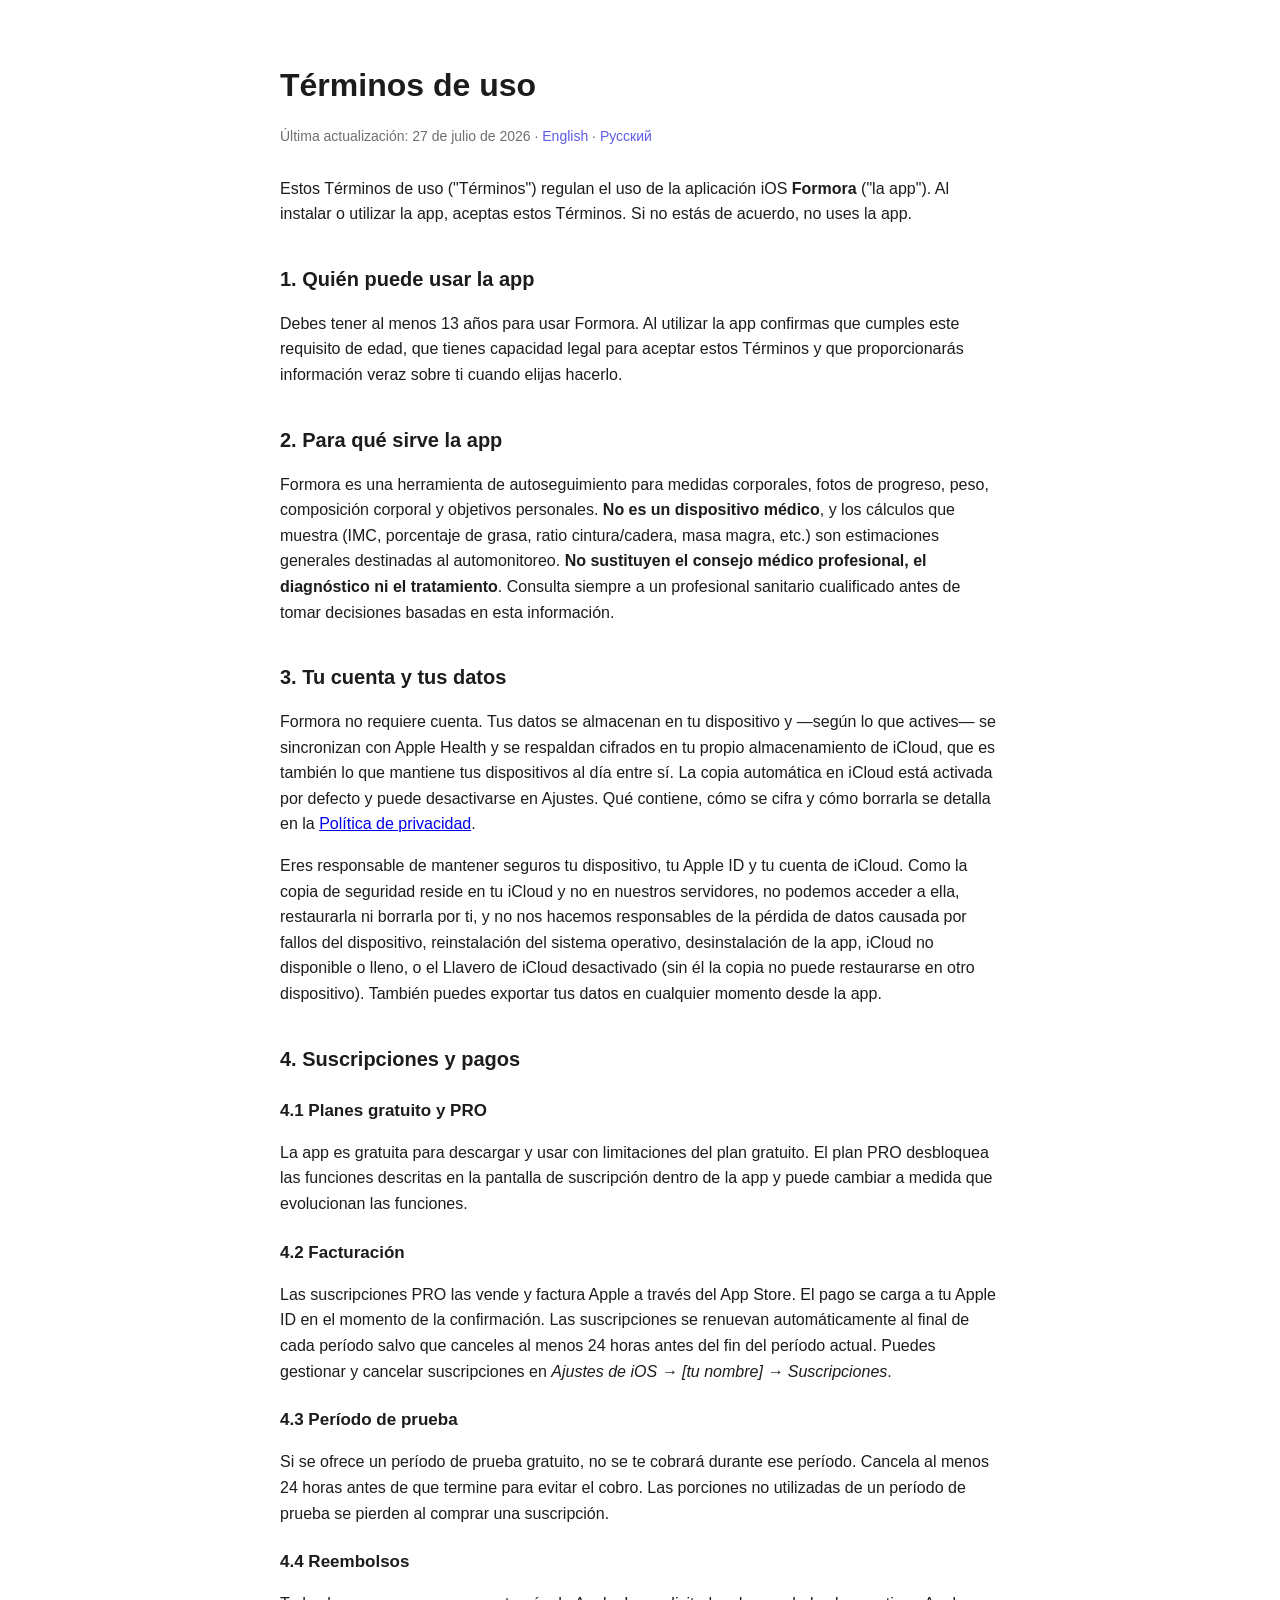
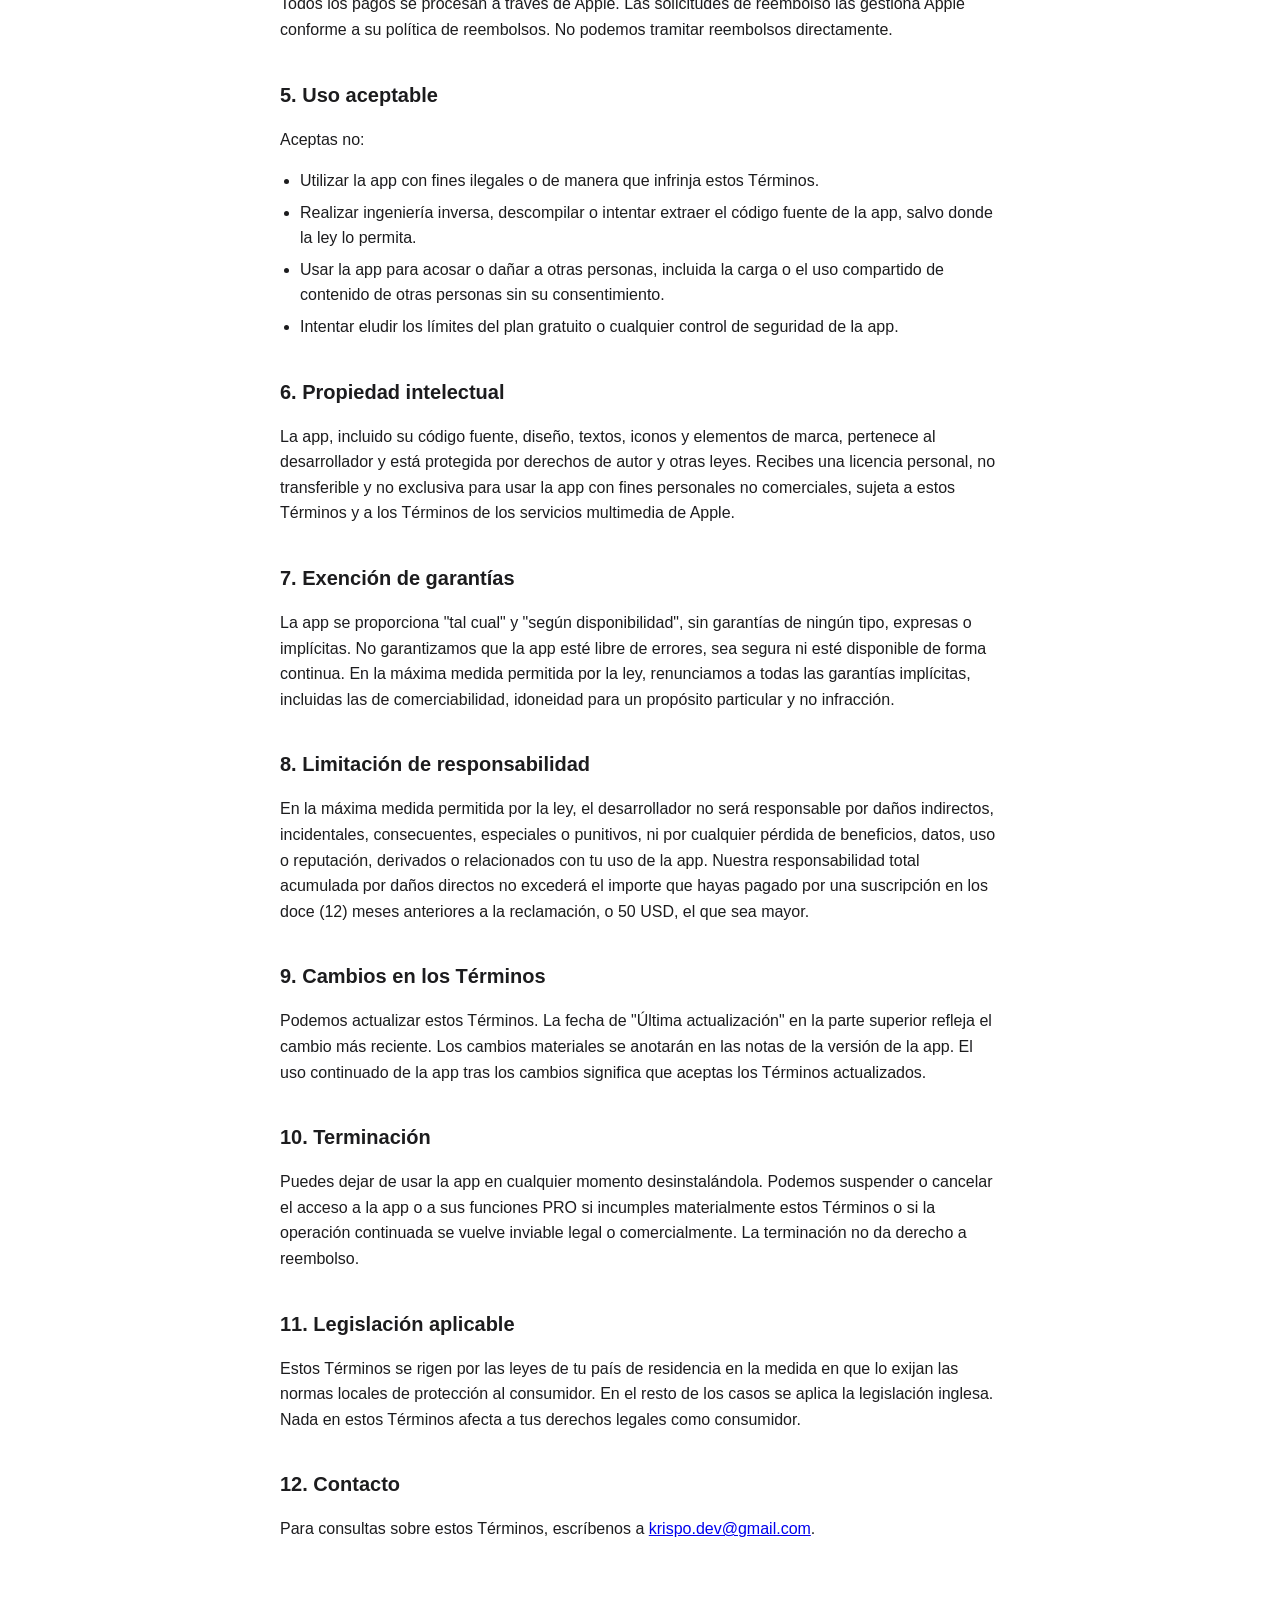
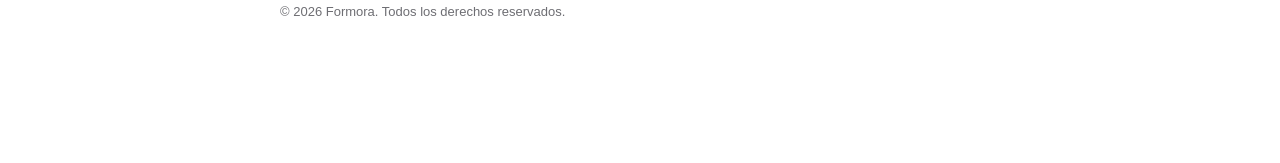
<file: terms.es.html>
<!DOCTYPE html>
<html lang="es">
<head>
<meta charset="utf-8">
<meta name="viewport" content="width=device-width, initial-scale=1">
<title>Formora — Términos de uso</title>
<link rel="stylesheet" href="style.css">
</head>
<body>

<h1>Términos de uso</h1>
<p class="meta">
  Última actualización: 27 de julio de 2026 ·
  <a href="terms.html">English</a> ·
  <a href="terms.ru.html">Русский</a>
</p>

<p>Estos Términos de uso ("Términos") regulan el uso de la aplicación iOS <strong>Formora</strong> ("la app"). Al instalar o utilizar la app, aceptas estos Términos. Si no estás de acuerdo, no uses la app.</p>

<h2>1. Quién puede usar la app</h2>
<p>Debes tener al menos 13 años para usar Formora. Al utilizar la app confirmas que cumples este requisito de edad, que tienes capacidad legal para aceptar estos Términos y que proporcionarás información veraz sobre ti cuando elijas hacerlo.</p>

<h2>2. Para qué sirve la app</h2>
<p>Formora es una herramienta de autoseguimiento para medidas corporales, fotos de progreso, peso, composición corporal y objetivos personales. <strong>No es un dispositivo médico</strong>, y los cálculos que muestra (IMC, porcentaje de grasa, ratio cintura/cadera, masa magra, etc.) son estimaciones generales destinadas al automonitoreo. <strong>No sustituyen el consejo médico profesional, el diagnóstico ni el tratamiento</strong>. Consulta siempre a un profesional sanitario cualificado antes de tomar decisiones basadas en esta información.</p>

<h2>3. Tu cuenta y tus datos</h2>
<p>Formora no requiere cuenta. Tus datos se almacenan en tu dispositivo y —según lo que actives— se sincronizan con Apple Health y se respaldan cifrados en tu propio almacenamiento de iCloud, que es también lo que mantiene tus dispositivos al día entre sí. La copia automática en iCloud está activada por defecto y puede desactivarse en Ajustes. Qué contiene, cómo se cifra y cómo borrarla se detalla en la <a href="privacy.es.html">Política de privacidad</a>.</p>
<p>Eres responsable de mantener seguros tu dispositivo, tu Apple ID y tu cuenta de iCloud. Como la copia de seguridad reside en tu iCloud y no en nuestros servidores, no podemos acceder a ella, restaurarla ni borrarla por ti, y no nos hacemos responsables de la pérdida de datos causada por fallos del dispositivo, reinstalación del sistema operativo, desinstalación de la app, iCloud no disponible o lleno, o el Llavero de iCloud desactivado (sin él la copia no puede restaurarse en otro dispositivo). También puedes exportar tus datos en cualquier momento desde la app.</p>

<h2>4. Suscripciones y pagos</h2>

<h3>4.1 Planes gratuito y PRO</h3>
<p>La app es gratuita para descargar y usar con limitaciones del plan gratuito. El plan PRO desbloquea las funciones descritas en la pantalla de suscripción dentro de la app y puede cambiar a medida que evolucionan las funciones.</p>

<h3>4.2 Facturación</h3>
<p>Las suscripciones PRO las vende y factura Apple a través del App Store. El pago se carga a tu Apple ID en el momento de la confirmación. Las suscripciones se renuevan automáticamente al final de cada período salvo que canceles al menos 24 horas antes del fin del período actual. Puedes gestionar y cancelar suscripciones en <em>Ajustes de iOS → [tu nombre] → Suscripciones</em>.</p>

<h3>4.3 Período de prueba</h3>
<p>Si se ofrece un período de prueba gratuito, no se te cobrará durante ese período. Cancela al menos 24 horas antes de que termine para evitar el cobro. Las porciones no utilizadas de un período de prueba se pierden al comprar una suscripción.</p>

<h3>4.4 Reembolsos</h3>
<p>Todos los pagos se procesan a través de Apple. Las solicitudes de reembolso las gestiona Apple conforme a su política de reembolsos. No podemos tramitar reembolsos directamente.</p>

<h2>5. Uso aceptable</h2>
<p>Aceptas no:</p>
<ul>
  <li>Utilizar la app con fines ilegales o de manera que infrinja estos Términos.</li>
  <li>Realizar ingeniería inversa, descompilar o intentar extraer el código fuente de la app, salvo donde la ley lo permita.</li>
  <li>Usar la app para acosar o dañar a otras personas, incluida la carga o el uso compartido de contenido de otras personas sin su consentimiento.</li>
  <li>Intentar eludir los límites del plan gratuito o cualquier control de seguridad de la app.</li>
</ul>

<h2>6. Propiedad intelectual</h2>
<p>La app, incluido su código fuente, diseño, textos, iconos y elementos de marca, pertenece al desarrollador y está protegida por derechos de autor y otras leyes. Recibes una licencia personal, no transferible y no exclusiva para usar la app con fines personales no comerciales, sujeta a estos Términos y a los Términos de los servicios multimedia de Apple.</p>

<h2>7. Exención de garantías</h2>
<p>La app se proporciona "tal cual" y "según disponibilidad", sin garantías de ningún tipo, expresas o implícitas. No garantizamos que la app esté libre de errores, sea segura ni esté disponible de forma continua. En la máxima medida permitida por la ley, renunciamos a todas las garantías implícitas, incluidas las de comerciabilidad, idoneidad para un propósito particular y no infracción.</p>

<h2>8. Limitación de responsabilidad</h2>
<p>En la máxima medida permitida por la ley, el desarrollador no será responsable por daños indirectos, incidentales, consecuentes, especiales o punitivos, ni por cualquier pérdida de beneficios, datos, uso o reputación, derivados o relacionados con tu uso de la app. Nuestra responsabilidad total acumulada por daños directos no excederá el importe que hayas pagado por una suscripción en los doce (12) meses anteriores a la reclamación, o 50 USD, el que sea mayor.</p>

<h2>9. Cambios en los Términos</h2>
<p>Podemos actualizar estos Términos. La fecha de "Última actualización" en la parte superior refleja el cambio más reciente. Los cambios materiales se anotarán en las notas de la versión de la app. El uso continuado de la app tras los cambios significa que aceptas los Términos actualizados.</p>

<h2>10. Terminación</h2>
<p>Puedes dejar de usar la app en cualquier momento desinstalándola. Podemos suspender o cancelar el acceso a la app o a sus funciones PRO si incumples materialmente estos Términos o si la operación continuada se vuelve inviable legal o comercialmente. La terminación no da derecho a reembolso.</p>

<h2>11. Legislación aplicable</h2>
<p>Estos Términos se rigen por las leyes de tu país de residencia en la medida en que lo exijan las normas locales de protección al consumidor. En el resto de los casos se aplica la legislación inglesa. Nada en estos Términos afecta a tus derechos legales como consumidor.</p>

<h2>12. Contacto</h2>
<p>Para consultas sobre estos Términos, escríbenos a <a href="mailto:krispo.dev@gmail.com">krispo.dev@gmail.com</a>.</p>

<footer>© 2026 Formora. Todos los derechos reservados.</footer>

</body>
</html>
</file>
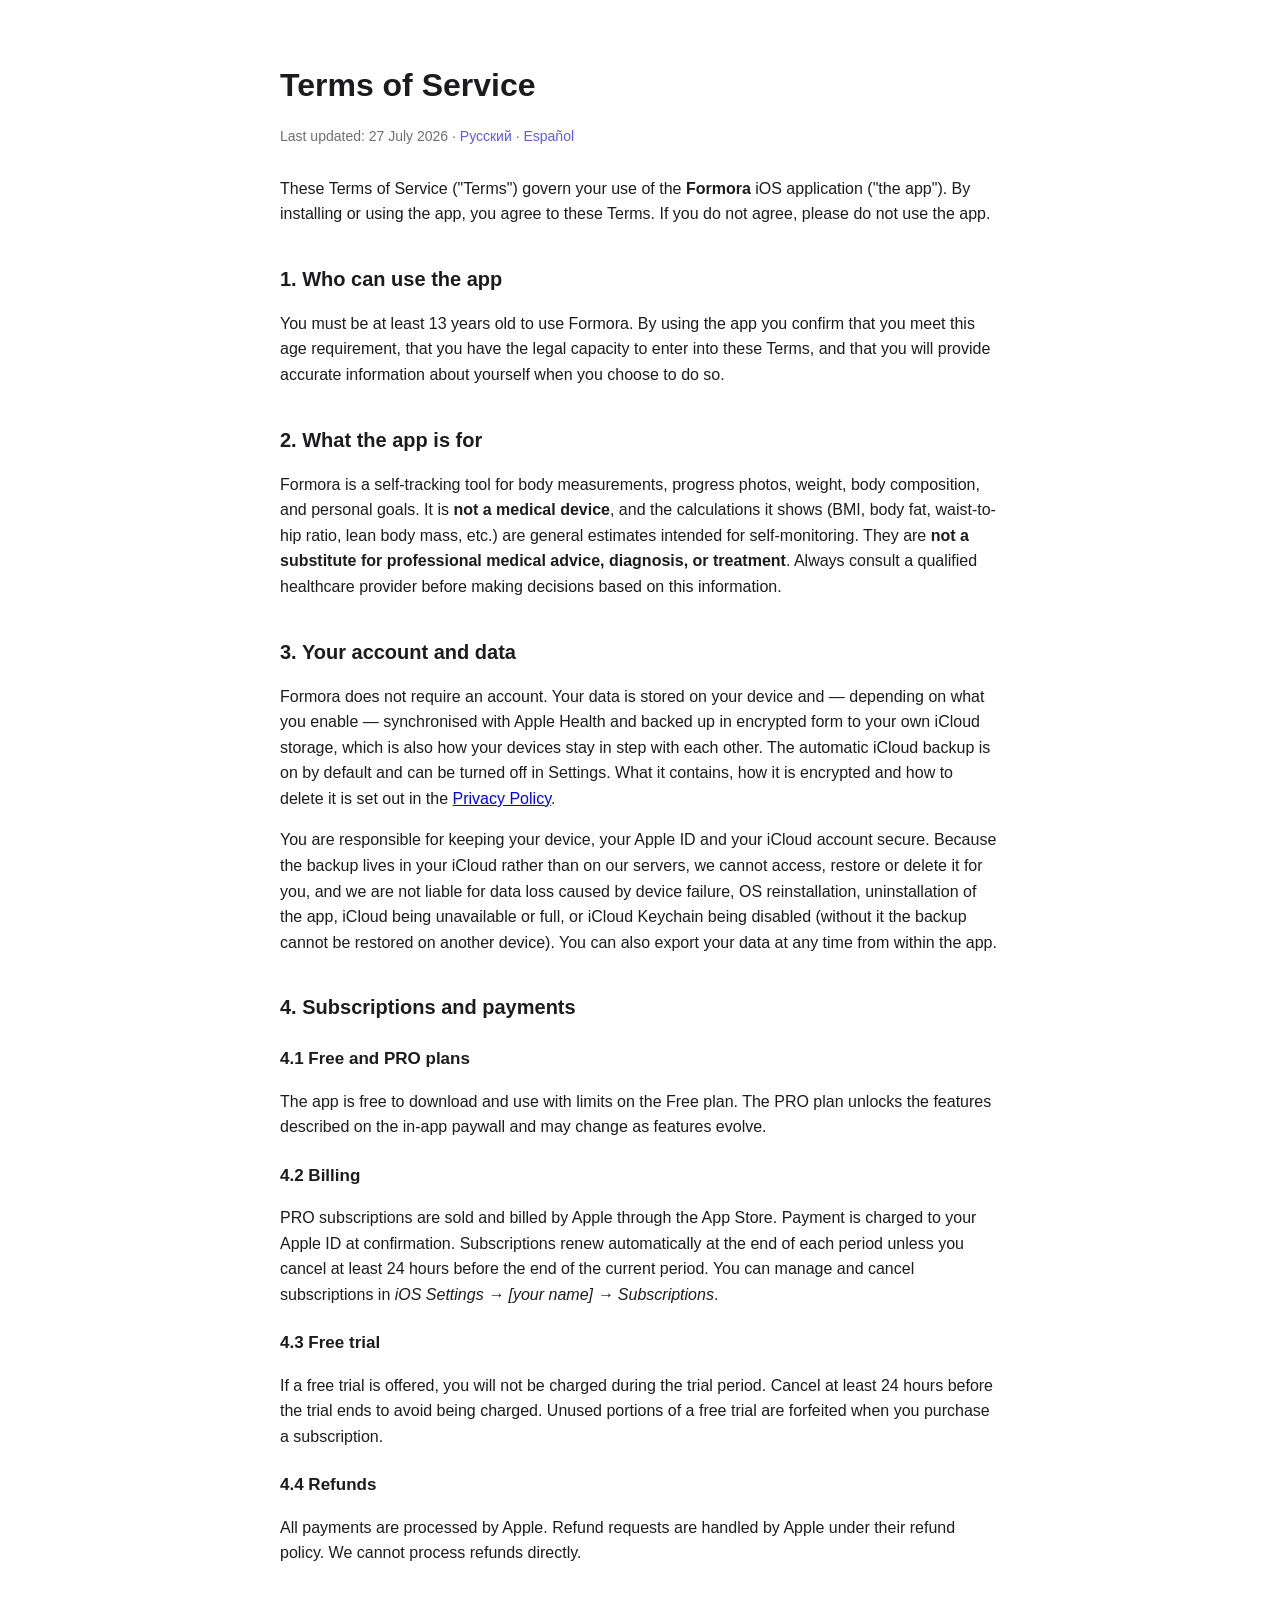
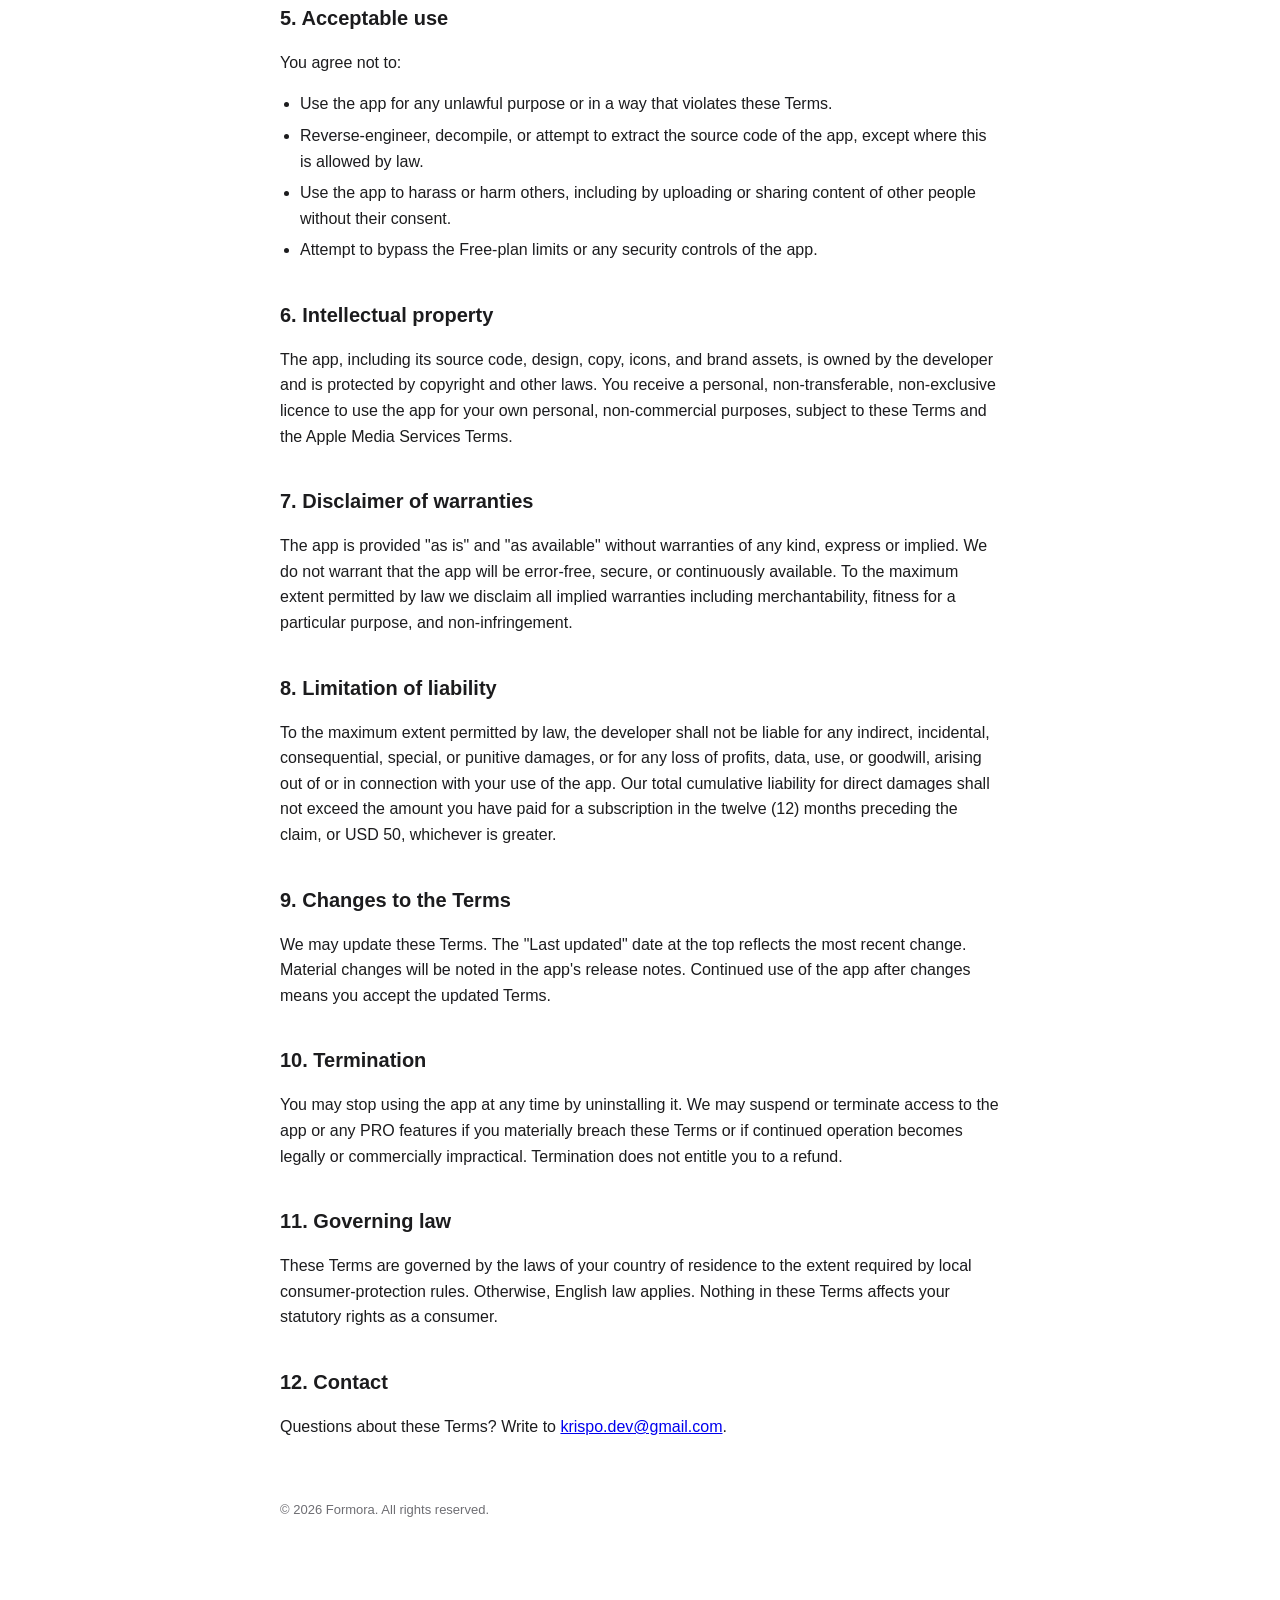
<file: terms.html>
<!DOCTYPE html>
<html lang="en">
<head>
<meta charset="utf-8">
<meta name="viewport" content="width=device-width, initial-scale=1">
<title>Formora — Terms of Service</title>
<link rel="stylesheet" href="style.css">
</head>
<body>

<h1>Terms of Service</h1>
<p class="meta">
  Last updated: 27 July 2026 ·
  <a href="terms.ru.html">Русский</a> ·
  <a href="terms.es.html">Español</a>
</p>

<p>These Terms of Service ("Terms") govern your use of the <strong>Formora</strong> iOS application ("the app"). By installing or using the app, you agree to these Terms. If you do not agree, please do not use the app.</p>

<h2>1. Who can use the app</h2>
<p>You must be at least 13 years old to use Formora. By using the app you confirm that you meet this age requirement, that you have the legal capacity to enter into these Terms, and that you will provide accurate information about yourself when you choose to do so.</p>

<h2>2. What the app is for</h2>
<p>Formora is a self-tracking tool for body measurements, progress photos, weight, body composition, and personal goals. It is <strong>not a medical device</strong>, and the calculations it shows (BMI, body fat, waist-to-hip ratio, lean body mass, etc.) are general estimates intended for self-monitoring. They are <strong>not a substitute for professional medical advice, diagnosis, or treatment</strong>. Always consult a qualified healthcare provider before making decisions based on this information.</p>

<h2>3. Your account and data</h2>
<p>Formora does not require an account. Your data is stored on your device and — depending on what you enable — synchronised with Apple Health and backed up in encrypted form to your own iCloud storage, which is also how your devices stay in step with each other. The automatic iCloud backup is on by default and can be turned off in Settings. What it contains, how it is encrypted and how to delete it is set out in the <a href="privacy.html">Privacy Policy</a>.</p>
<p>You are responsible for keeping your device, your Apple ID and your iCloud account secure. Because the backup lives in your iCloud rather than on our servers, we cannot access, restore or delete it for you, and we are not liable for data loss caused by device failure, OS reinstallation, uninstallation of the app, iCloud being unavailable or full, or iCloud Keychain being disabled (without it the backup cannot be restored on another device). You can also export your data at any time from within the app.</p>

<h2>4. Subscriptions and payments</h2>

<h3>4.1 Free and PRO plans</h3>
<p>The app is free to download and use with limits on the Free plan. The PRO plan unlocks the features described on the in-app paywall and may change as features evolve.</p>

<h3>4.2 Billing</h3>
<p>PRO subscriptions are sold and billed by Apple through the App Store. Payment is charged to your Apple ID at confirmation. Subscriptions renew automatically at the end of each period unless you cancel at least 24 hours before the end of the current period. You can manage and cancel subscriptions in <em>iOS Settings → [your name] → Subscriptions</em>.</p>

<h3>4.3 Free trial</h3>
<p>If a free trial is offered, you will not be charged during the trial period. Cancel at least 24 hours before the trial ends to avoid being charged. Unused portions of a free trial are forfeited when you purchase a subscription.</p>

<h3>4.4 Refunds</h3>
<p>All payments are processed by Apple. Refund requests are handled by Apple under their refund policy. We cannot process refunds directly.</p>

<h2>5. Acceptable use</h2>
<p>You agree not to:</p>
<ul>
  <li>Use the app for any unlawful purpose or in a way that violates these Terms.</li>
  <li>Reverse-engineer, decompile, or attempt to extract the source code of the app, except where this is allowed by law.</li>
  <li>Use the app to harass or harm others, including by uploading or sharing content of other people without their consent.</li>
  <li>Attempt to bypass the Free-plan limits or any security controls of the app.</li>
</ul>

<h2>6. Intellectual property</h2>
<p>The app, including its source code, design, copy, icons, and brand assets, is owned by the developer and is protected by copyright and other laws. You receive a personal, non-transferable, non-exclusive licence to use the app for your own personal, non-commercial purposes, subject to these Terms and the Apple Media Services Terms.</p>

<h2>7. Disclaimer of warranties</h2>
<p>The app is provided "as is" and "as available" without warranties of any kind, express or implied. We do not warrant that the app will be error-free, secure, or continuously available. To the maximum extent permitted by law we disclaim all implied warranties including merchantability, fitness for a particular purpose, and non-infringement.</p>

<h2>8. Limitation of liability</h2>
<p>To the maximum extent permitted by law, the developer shall not be liable for any indirect, incidental, consequential, special, or punitive damages, or for any loss of profits, data, use, or goodwill, arising out of or in connection with your use of the app. Our total cumulative liability for direct damages shall not exceed the amount you have paid for a subscription in the twelve (12) months preceding the claim, or USD 50, whichever is greater.</p>

<h2>9. Changes to the Terms</h2>
<p>We may update these Terms. The "Last updated" date at the top reflects the most recent change. Material changes will be noted in the app's release notes. Continued use of the app after changes means you accept the updated Terms.</p>

<h2>10. Termination</h2>
<p>You may stop using the app at any time by uninstalling it. We may suspend or terminate access to the app or any PRO features if you materially breach these Terms or if continued operation becomes legally or commercially impractical. Termination does not entitle you to a refund.</p>

<h2>11. Governing law</h2>
<p>These Terms are governed by the laws of your country of residence to the extent required by local consumer-protection rules. Otherwise, English law applies. Nothing in these Terms affects your statutory rights as a consumer.</p>

<h2>12. Contact</h2>
<p>Questions about these Terms? Write to <a href="mailto:krispo.dev@gmail.com">krispo.dev@gmail.com</a>.</p>

<footer>© 2026 Formora. All rights reserved.</footer>

</body>
</html>
</file>
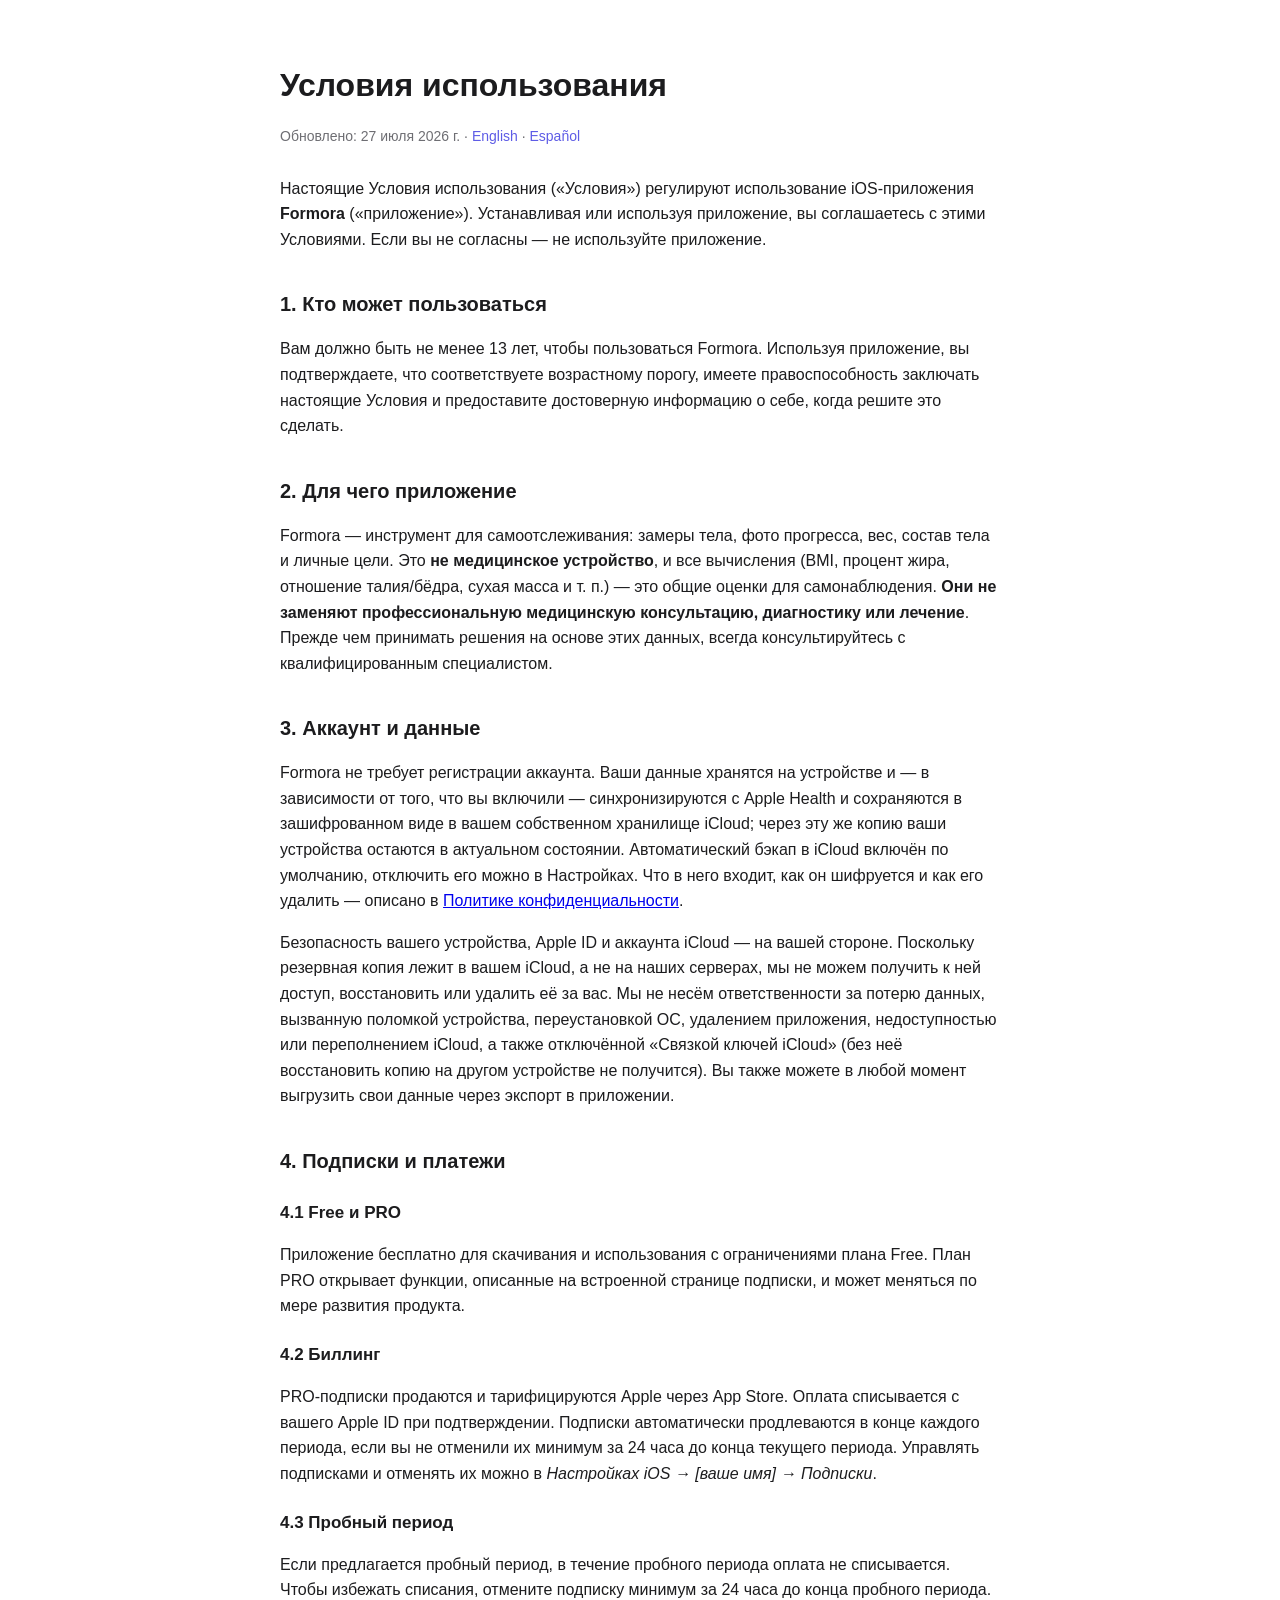
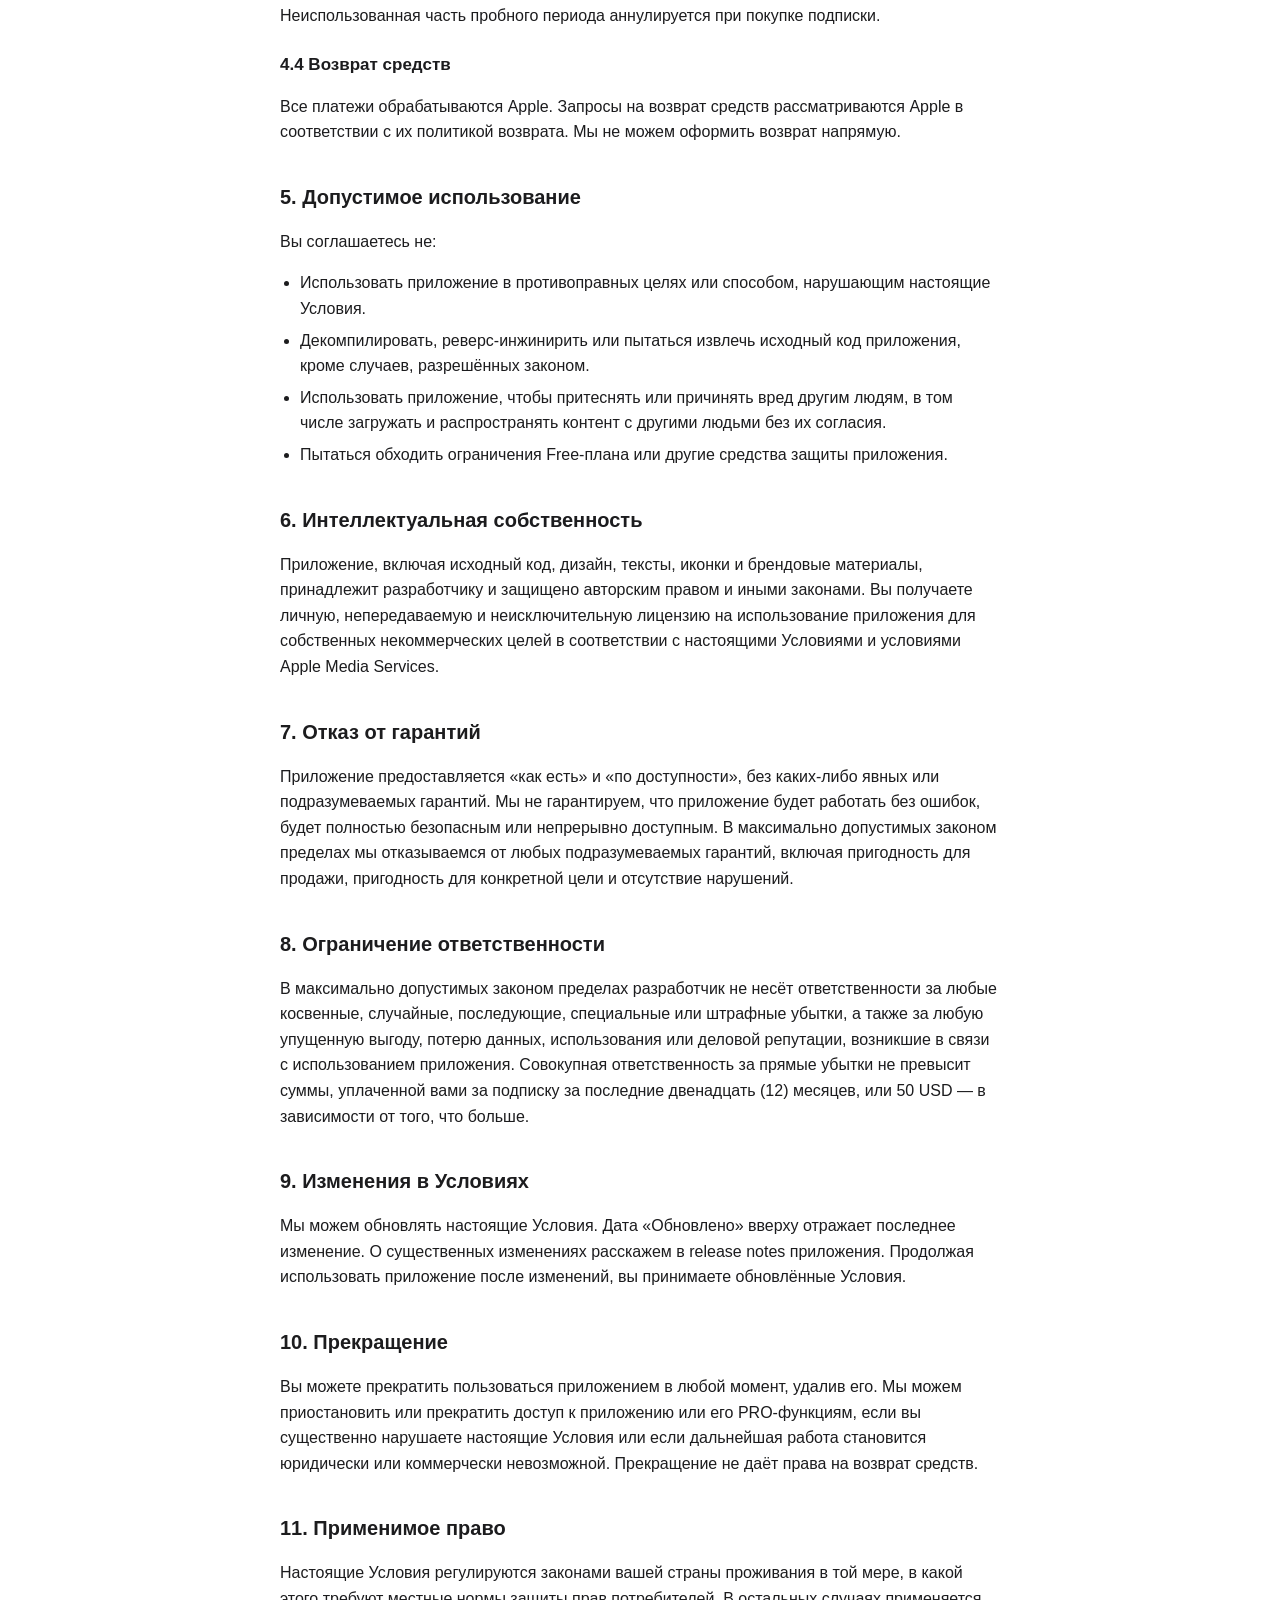
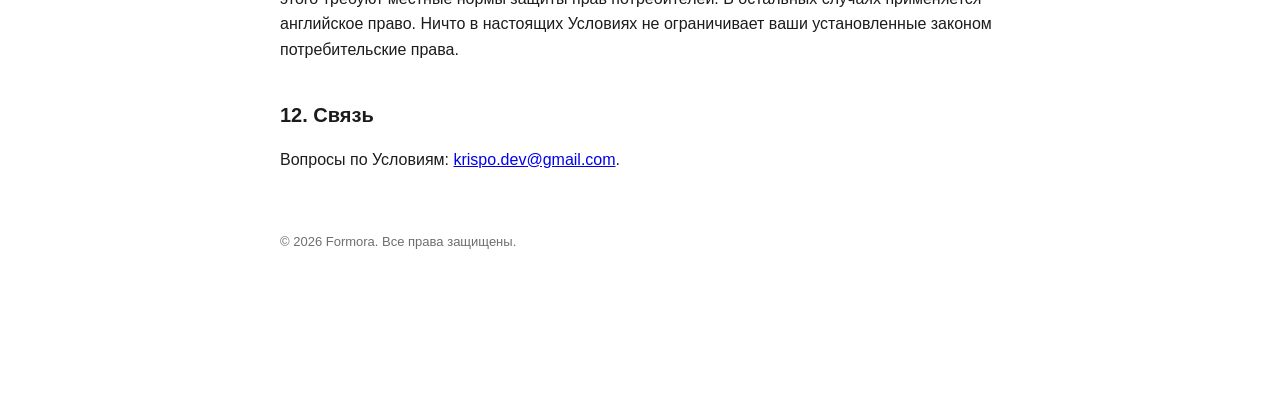
<file: terms.ru.html>
<!DOCTYPE html>
<html lang="ru">
<head>
<meta charset="utf-8">
<meta name="viewport" content="width=device-width, initial-scale=1">
<title>Formora — Условия использования</title>
<link rel="stylesheet" href="style.css">
</head>
<body>

<h1>Условия использования</h1>
<p class="meta">
  Обновлено: 27 июля 2026 г. ·
  <a href="terms.html">English</a> ·
  <a href="terms.es.html">Español</a>
</p>

<p>Настоящие Условия использования («Условия») регулируют использование iOS-приложения <strong>Formora</strong> («приложение»). Устанавливая или используя приложение, вы соглашаетесь с этими Условиями. Если вы не согласны — не используйте приложение.</p>

<h2>1. Кто может пользоваться</h2>
<p>Вам должно быть не менее 13 лет, чтобы пользоваться Formora. Используя приложение, вы подтверждаете, что соответствуете возрастному порогу, имеете правоспособность заключать настоящие Условия и предоставите достоверную информацию о себе, когда решите это сделать.</p>

<h2>2. Для чего приложение</h2>
<p>Formora — инструмент для самоотслеживания: замеры тела, фото прогресса, вес, состав тела и личные цели. Это <strong>не медицинское устройство</strong>, и все вычисления (BMI, процент жира, отношение талия/бёдра, сухая масса и т. п.) — это общие оценки для самонаблюдения. <strong>Они не заменяют профессиональную медицинскую консультацию, диагностику или лечение</strong>. Прежде чем принимать решения на основе этих данных, всегда консультируйтесь с квалифицированным специалистом.</p>

<h2>3. Аккаунт и данные</h2>
<p>Formora не требует регистрации аккаунта. Ваши данные хранятся на устройстве и — в зависимости от того, что вы включили — синхронизируются с Apple Health и сохраняются в зашифрованном виде в вашем собственном хранилище iCloud; через эту же копию ваши устройства остаются в актуальном состоянии. Автоматический бэкап в iCloud включён по умолчанию, отключить его можно в Настройках. Что в него входит, как он шифруется и как его удалить — описано в <a href="privacy.ru.html">Политике конфиденциальности</a>.</p>
<p>Безопасность вашего устройства, Apple ID и аккаунта iCloud — на вашей стороне. Поскольку резервная копия лежит в вашем iCloud, а не на наших серверах, мы не можем получить к ней доступ, восстановить или удалить её за вас. Мы не несём ответственности за потерю данных, вызванную поломкой устройства, переустановкой ОС, удалением приложения, недоступностью или переполнением iCloud, а также отключённой «Связкой ключей iCloud» (без неё восстановить копию на другом устройстве не получится). Вы также можете в любой момент выгрузить свои данные через экспорт в приложении.</p>

<h2>4. Подписки и платежи</h2>

<h3>4.1 Free и PRO</h3>
<p>Приложение бесплатно для скачивания и использования с ограничениями плана Free. План PRO открывает функции, описанные на встроенной странице подписки, и может меняться по мере развития продукта.</p>

<h3>4.2 Биллинг</h3>
<p>PRO-подписки продаются и тарифицируются Apple через App Store. Оплата списывается с вашего Apple ID при подтверждении. Подписки автоматически продлеваются в конце каждого периода, если вы не отменили их минимум за 24 часа до конца текущего периода. Управлять подписками и отменять их можно в <em>Настройках iOS → [ваше имя] → Подписки</em>.</p>

<h3>4.3 Пробный период</h3>
<p>Если предлагается пробный период, в течение пробного периода оплата не списывается. Чтобы избежать списания, отмените подписку минимум за 24 часа до конца пробного периода. Неиспользованная часть пробного периода аннулируется при покупке подписки.</p>

<h3>4.4 Возврат средств</h3>
<p>Все платежи обрабатываются Apple. Запросы на возврат средств рассматриваются Apple в соответствии с их политикой возврата. Мы не можем оформить возврат напрямую.</p>

<h2>5. Допустимое использование</h2>
<p>Вы соглашаетесь не:</p>
<ul>
  <li>Использовать приложение в противоправных целях или способом, нарушающим настоящие Условия.</li>
  <li>Декомпилировать, реверс-инжинирить или пытаться извлечь исходный код приложения, кроме случаев, разрешённых законом.</li>
  <li>Использовать приложение, чтобы притеснять или причинять вред другим людям, в том числе загружать и распространять контент с другими людьми без их согласия.</li>
  <li>Пытаться обходить ограничения Free-плана или другие средства защиты приложения.</li>
</ul>

<h2>6. Интеллектуальная собственность</h2>
<p>Приложение, включая исходный код, дизайн, тексты, иконки и брендовые материалы, принадлежит разработчику и защищено авторским правом и иными законами. Вы получаете личную, непередаваемую и неисключительную лицензию на использование приложения для собственных некоммерческих целей в соответствии с настоящими Условиями и условиями Apple Media Services.</p>

<h2>7. Отказ от гарантий</h2>
<p>Приложение предоставляется «как есть» и «по доступности», без каких-либо явных или подразумеваемых гарантий. Мы не гарантируем, что приложение будет работать без ошибок, будет полностью безопасным или непрерывно доступным. В максимально допустимых законом пределах мы отказываемся от любых подразумеваемых гарантий, включая пригодность для продажи, пригодность для конкретной цели и отсутствие нарушений.</p>

<h2>8. Ограничение ответственности</h2>
<p>В максимально допустимых законом пределах разработчик не несёт ответственности за любые косвенные, случайные, последующие, специальные или штрафные убытки, а также за любую упущенную выгоду, потерю данных, использования или деловой репутации, возникшие в связи с использованием приложения. Совокупная ответственность за прямые убытки не превысит суммы, уплаченной вами за подписку за последние двенадцать (12) месяцев, или 50 USD — в зависимости от того, что больше.</p>

<h2>9. Изменения в Условиях</h2>
<p>Мы можем обновлять настоящие Условия. Дата «Обновлено» вверху отражает последнее изменение. О существенных изменениях расскажем в release notes приложения. Продолжая использовать приложение после изменений, вы принимаете обновлённые Условия.</p>

<h2>10. Прекращение</h2>
<p>Вы можете прекратить пользоваться приложением в любой момент, удалив его. Мы можем приостановить или прекратить доступ к приложению или его PRO-функциям, если вы существенно нарушаете настоящие Условия или если дальнейшая работа становится юридически или коммерчески невозможной. Прекращение не даёт права на возврат средств.</p>

<h2>11. Применимое право</h2>
<p>Настоящие Условия регулируются законами вашей страны проживания в той мере, в какой этого требуют местные нормы защиты прав потребителей. В остальных случаях применяется английское право. Ничто в настоящих Условиях не ограничивает ваши установленные законом потребительские права.</p>

<h2>12. Связь</h2>
<p>Вопросы по Условиям: <a href="mailto:krispo.dev@gmail.com">krispo.dev@gmail.com</a>.</p>

<footer>© 2026 Formora. Все права защищены.</footer>

</body>
</html>
</file>
<file: style.css>
/* Shared styling for Formora legal pages.
   Plain Apple-feeling typography; lives next to the HTML so GitHub
   Pages serves it from the same /docs root. */
body {
  font-family: -apple-system, BlinkMacSystemFont, "SF Pro Text",
    "Helvetica Neue", sans-serif;
  max-width: 720px;
  margin: 60px auto;
  padding: 0 24px 80px;
  color: #1c1c1e;
  line-height: 1.6;
  background: #fff;
}

h1 { font-size: 32px; margin-bottom: 4px; }
h2 { font-size: 20px; margin-top: 36px; margin-bottom: 8px; }
h3 { font-size: 17px; margin-top: 22px; margin-bottom: 6px; }

p, li { font-size: 16px; }
ul { padding-left: 20px; }
li { margin: 6px 0; }

.meta { color: #6e6e73; font-size: 14px; margin-bottom: 28px; }
.meta a { color: #5e5ce6; text-decoration: none; }
.meta a:hover { text-decoration: underline; }

code {
  font-family: ui-monospace, "SF Mono", Menlo, monospace;
  font-size: 14px;
  background: #f5f5f7;
  padding: 2px 6px;
  border-radius: 4px;
}

footer {
  margin-top: 60px;
  font-size: 13px;
  color: #6e6e73;
}

@media (prefers-color-scheme: dark) {
  body { background: #000; color: #f2f2f7; }
  .meta, footer { color: #8e8e93; }
  code { background: #1c1c1e; }
}
</file>
